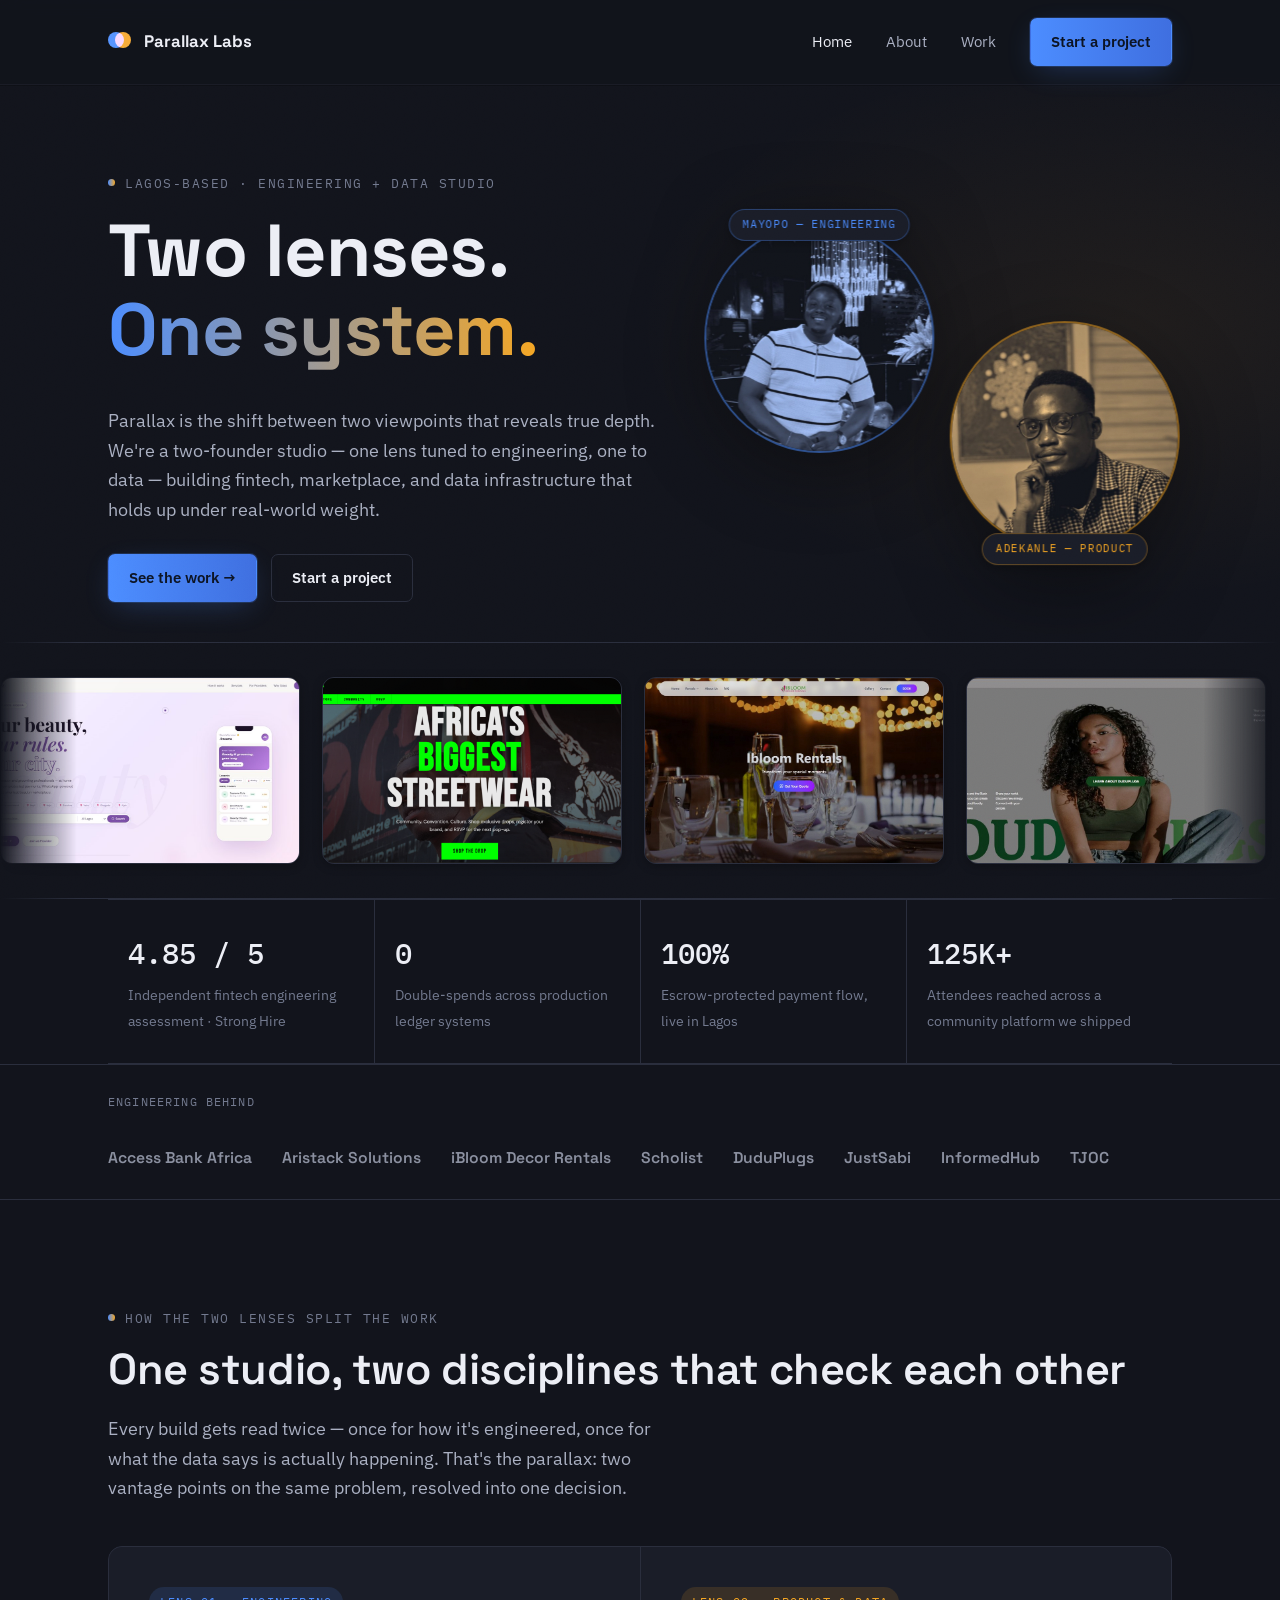
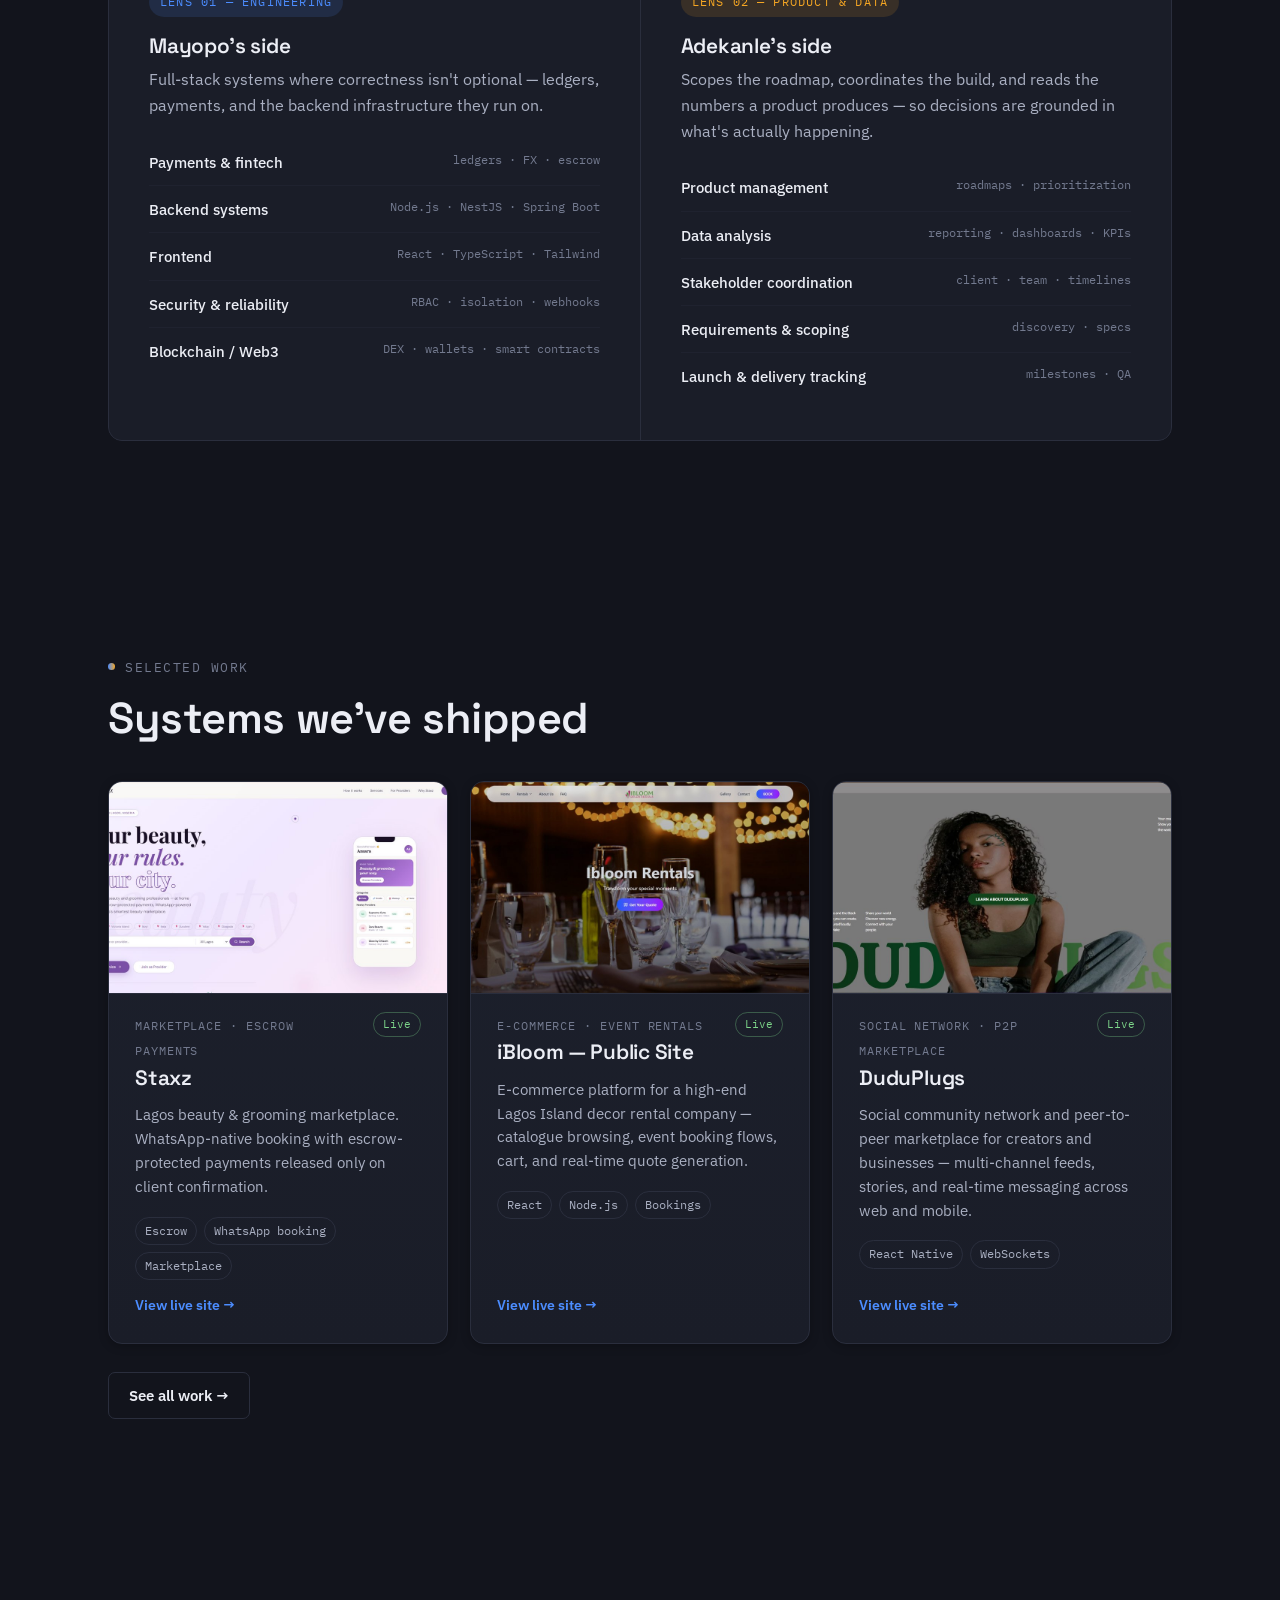
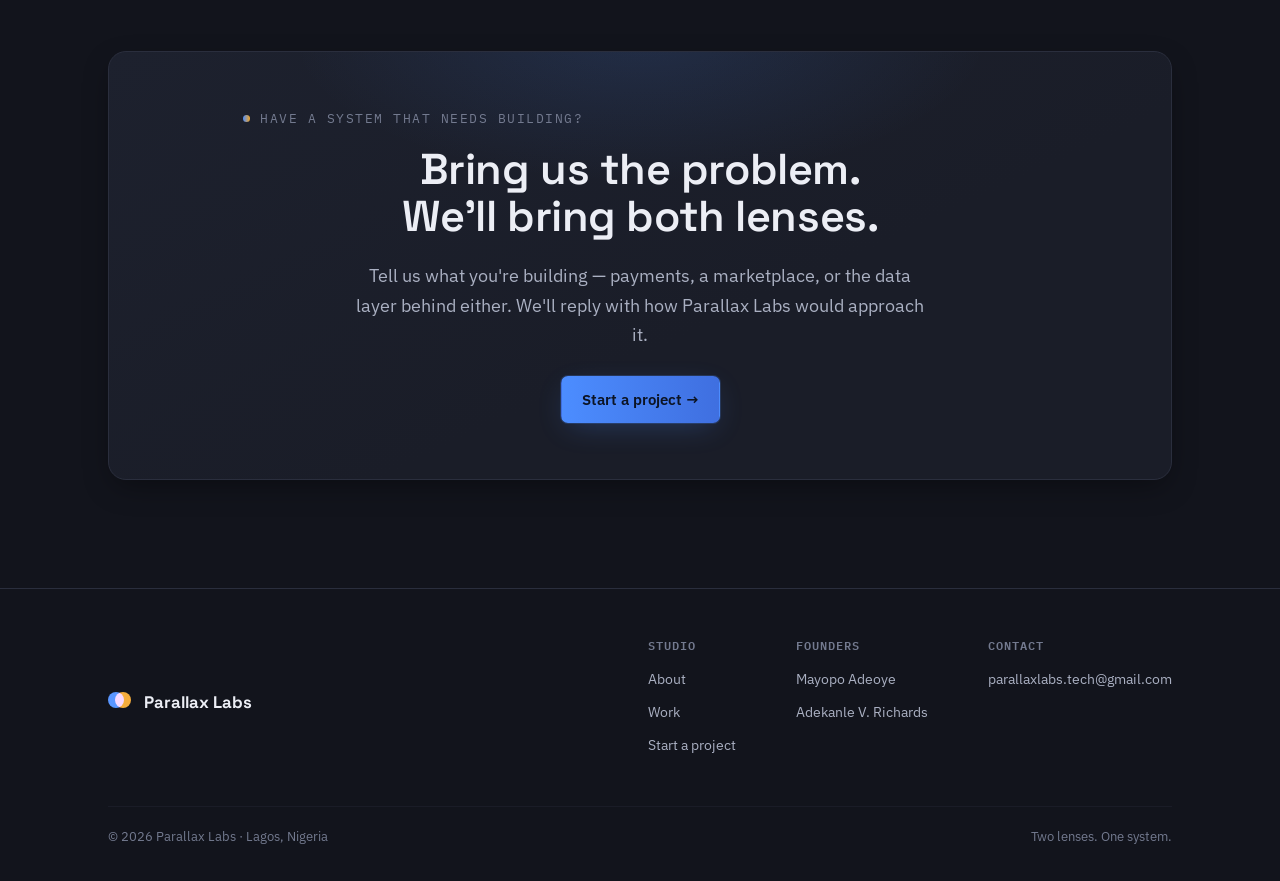
<file: index.html>
<!doctype html>
<html lang="en">
<head>
<meta charset="UTF-8">
<meta name="viewport" content="width=device-width, initial-scale=1.0">
<title>Parallax Labs — Fintech, Marketplace & Data Engineering Studio</title>
<meta name="description" content="A two-person studio building production-grade fintech, marketplace, and data infrastructure. Founded by Mayopo Adeoye (engineering) and Adekanle Victor Richards (data), based in Lagos.">
<meta property="og:title" content="Parallax Labs — Two lenses. One system.">
<meta property="og:description" content="A two-founder studio building fintech, marketplace, and data infrastructure. Engineering by Mayopo Adeoye, data & delivery by Adekanle Victor Richards.">
<meta property="og:type" content="website">
<meta property="og:image" content="assets/og-cover.png">
<meta property="og:image:width" content="1200">
<meta property="og:image:height" content="630">
<meta name="twitter:card" content="summary_large_image">
<meta name="theme-color" content="#12141c">
<link rel="icon" type="image/svg+xml" href="assets/favicon.svg">
<link rel="stylesheet" href="assets/style.css?v=2">
</head>
<body>

<header class="site">
  <nav class="nav">
    <a href="index.html" class="brand">
      <span class="brand-mark"><span></span><span></span></span>
      Parallax Labs
    </a>
    <button class="nav-toggle" aria-label="Toggle menu" aria-expanded="false">☰</button>
    <div class="nav-links">
      <a href="index.html" class="current">Home</a>
      <a href="about.html">About</a>
      <a href="projects.html">Work</a>
      <a href="contact.html" class="btn btn-primary">Start a project</a>
    </div>
  </nav>
</header>

<section class="hero">
  <div class="wrap">
    <div class="hero-grid">
      <div>
        <p class="eyebrow">Lagos-based · Engineering + Data studio</p>
        <h1>Two lenses.<br><em>One system.</em></h1>
        <p class="lede">Parallax is the shift between two viewpoints that reveals true depth. We're a two-founder studio — one lens tuned to engineering, one to data — building fintech, marketplace, and data infrastructure that holds up under real-world weight.</p>
        <div class="hero-ctas">
          <a href="projects.html" class="btn btn-primary">See the work →</a>
          <a href="contact.html" class="btn">Start a project</a>
        </div>
      </div>
      <div class="lens-stage" aria-hidden="true">
        <div class="lens lens-code">
          <img class="lens-photo" src="assets/team/mayopo-duo.jpg" alt="">
          <span class="lens-label">Mayopo — engineering</span>
        </div>
        <div class="lens lens-data">
          <img class="lens-photo" src="assets/team/adekanle-duo.jpg" alt="">
          <span class="lens-label">Adekanle — product</span>
        </div>
      </div>
    </div>
  </div>
</section>

<div class="marquee" aria-label="Websites we've shipped">
  <div class="marquee-track">
    <div class="marquee-item"><img src="assets/projects/staxz.jpg" alt="Staxz" loading="lazy"></div>
    <div class="marquee-item"><img src="assets/projects/streetsouk.png" alt="Street Souk" loading="lazy"></div>
    <div class="marquee-item"><img src="assets/projects/ibloom-public.jpg" alt="iBloom Rentals" loading="lazy"></div>
    <div class="marquee-item"><img src="assets/projects/duduplugs.jpg" alt="DuduPlugs" loading="lazy"></div>
    <div class="marquee-item"><img src="assets/projects/scholist.jpg" alt="Scholist" loading="lazy"></div>
    <div class="marquee-item"><img src="assets/projects/justsabi.jpg" alt="JustSabi" loading="lazy"></div>
    <div class="marquee-item"><img src="assets/projects/informedhub.jpg" alt="InformedHub" loading="lazy"></div>
    <div class="marquee-item"><img src="assets/projects/falcon-dashboard.jpg" alt="Falcon Treasury" loading="lazy"></div>
    <div class="marquee-item"><img src="assets/projects/relayswap.jpg" alt="Relayswap DEX" loading="lazy"></div>
    <div class="marquee-item"><img src="assets/projects/chronos.jpg" alt="Chronos" loading="lazy"></div>
    <!-- duplicate set for seamless infinite loop -->
    <div class="marquee-item"><img src="assets/projects/staxz.jpg" alt="" loading="lazy"></div>
    <div class="marquee-item"><img src="assets/projects/streetsouk.png" alt="" loading="lazy"></div>
    <div class="marquee-item"><img src="assets/projects/ibloom-public.jpg" alt="" loading="lazy"></div>
    <div class="marquee-item"><img src="assets/projects/duduplugs.jpg" alt="" loading="lazy"></div>
    <div class="marquee-item"><img src="assets/projects/scholist.jpg" alt="" loading="lazy"></div>
    <div class="marquee-item"><img src="assets/projects/justsabi.jpg" alt="" loading="lazy"></div>
    <div class="marquee-item"><img src="assets/projects/informedhub.jpg" alt="" loading="lazy"></div>
    <div class="marquee-item"><img src="assets/projects/falcon-dashboard.jpg" alt="" loading="lazy"></div>
    <div class="marquee-item"><img src="assets/projects/relayswap.jpg" alt="" loading="lazy"></div>
    <div class="marquee-item"><img src="assets/projects/chronos.jpg" alt="" loading="lazy"></div>
  </div>
</div>

<div class="wrap">
  <div class="stats">
    <div class="stat"><b>4.85 / 5</b><span>Independent fintech engineering assessment · Strong Hire</span></div>
    <div class="stat"><b>0</b><span>Double-spends across production ledger systems</span></div>
    <div class="stat"><b>100%</b><span>Escrow-protected payment flow, live in Lagos</span></div>
    <div class="stat"><b>125K+</b><span>Attendees reached across a community platform we shipped</span></div>
  </div>
</div>

<div class="trust-strip">
  <div class="wrap trust-row">
    <span class="trust-caption">Engineering behind</span>
    <div class="trust-marks">
      <span>Access Bank Africa</span>
      <span>Aristack Solutions</span>
      <span>iBloom Decor Rentals</span>
      <span>Scholist</span>
      <span>DuduPlugs</span>
      <span>JustSabi</span>
      <span>InformedHub</span>
      <span>TJOC</span>
    </div>
  </div>
</div>

<section class="reveal">
  <div class="wrap">
    <p class="eyebrow">How the two lenses split the work</p>
    <h2>One studio, two disciplines that check each other</h2>
    <p class="lede">Every build gets read twice — once for how it's engineered, once for what the data says is actually happening. That's the parallax: two vantage points on the same problem, resolved into one decision.</p>
    <div class="panels" style="margin-top:44px;">
      <div class="panel code">
        <span class="panel-tag">Lens 01 — Engineering</span>
        <h3>Mayopo's side</h3>
        <p>Full-stack systems where correctness isn't optional — ledgers, payments, and the backend infrastructure they run on.</p>
        <ul>
          <li><b>Payments & fintech</b><span>ledgers · FX · escrow</span></li>
          <li><b>Backend systems</b><span>Node.js · NestJS · Spring Boot</span></li>
          <li><b>Frontend</b><span>React · TypeScript · Tailwind</span></li>
          <li><b>Security & reliability</b><span>RBAC · isolation · webhooks</span></li>
          <li><b>Blockchain / Web3</b><span>DEX · wallets · smart contracts</span></li>
        </ul>
      </div>
      <div class="panel data">
        <span class="panel-tag">Lens 02 — Product & Data</span>
        <h3>Adekanle's side</h3>
        <p>Scopes the roadmap, coordinates the build, and reads the numbers a product produces — so decisions are grounded in what's actually happening.</p>
        <ul>
          <li><b>Product management</b><span>roadmaps · prioritization</span></li>
          <li><b>Data analysis</b><span>reporting · dashboards · KPIs</span></li>
          <li><b>Stakeholder coordination</b><span>client · team · timelines</span></li>
          <li><b>Requirements & scoping</b><span>discovery · specs</span></li>
          <li><b>Launch & delivery tracking</b><span>milestones · QA</span></li>
        </ul>
      </div>
    </div>
  </div>
</section>

<section class="reveal">
  <div class="wrap">
    <p class="eyebrow">Selected work</p>
    <h2>Systems we've shipped</h2>
    <div class="grid-3" style="margin-top:40px;">

      <a href="https://starkel.netlify.app/" target="_blank" rel="noopener" class="card">
        <div class="card-media"><img src="assets/projects/staxz.jpg" alt="Staxz app screenshot" loading="lazy"></div>
        <div class="card-top">
          <div><span class="card-kicker">Marketplace · Escrow payments</span><h3>Staxz</h3></div>
          <span class="badge-live">Live</span>
        </div>
        <p>Lagos beauty & grooming marketplace. WhatsApp-native booking with escrow-protected payments released only on client confirmation.</p>
        <div class="tags"><span class="tag">Escrow</span><span class="tag">WhatsApp booking</span><span class="tag">Marketplace</span></div>
        <span class="card-link">View live site →</span>
      </a>

      <a href="https://ibloomrentals.com" target="_blank" rel="noopener" class="card">
        <div class="card-media"><img src="assets/projects/ibloom-public.jpg" alt="iBloom Rentals screenshot" loading="lazy"></div>
        <div class="card-top">
          <div><span class="card-kicker">E-commerce · Event rentals</span><h3>iBloom — Public Site</h3></div>
          <span class="badge-live">Live</span>
        </div>
        <p>E-commerce platform for a high-end Lagos Island decor rental company — catalogue browsing, event booking flows, cart, and real-time quote generation.</p>
        <div class="tags"><span class="tag">React</span><span class="tag">Node.js</span><span class="tag">Bookings</span></div>
        <span class="card-link">View live site →</span>
      </a>

      <a href="https://www.duduplugs.com/" target="_blank" rel="noopener" class="card">
        <div class="card-media"><img src="assets/projects/duduplugs.jpg" alt="DuduPlugs screenshot" loading="lazy"></div>
        <div class="card-top">
          <div><span class="card-kicker">Social network · P2P marketplace</span><h3>DuduPlugs</h3></div>
          <span class="badge-live">Live</span>
        </div>
        <p>Social community network and peer-to-peer marketplace for creators and businesses — multi-channel feeds, stories, and real-time messaging across web and mobile.</p>
        <div class="tags"><span class="tag">React Native</span><span class="tag">WebSockets</span></div>
        <span class="card-link">View live site →</span>
      </a>

    </div>
    <p style="margin-top:28px;"><a href="projects.html" class="btn">See all work →</a></p>
  </div>
</section>

<section class="reveal">
  <div class="wrap">
    <div class="cta-band">
      <p class="eyebrow" style="justify-content:center;">Have a system that needs building?</p>
      <h2>Bring us the problem.<br>We'll bring both lenses.</h2>
      <p class="lede" style="margin: 0 auto 26px;">Tell us what you're building — payments, a marketplace, or the data layer behind either. We'll reply with how Parallax Labs would approach it.</p>
      <a href="contact.html" class="btn btn-primary">Start a project →</a>
    </div>
  </div>
</section>

<footer class="site">
  <div class="wrap">
    <div class="footer-grid">
      <a href="index.html" class="brand"><span class="brand-mark"><span></span><span></span></span>Parallax Labs</a>
      <div class="footer-cols">
        <div class="footer-col">
          <h4>Studio</h4>
          <a href="about.html">About</a>
          <a href="projects.html">Work</a>
          <a href="contact.html">Start a project</a>
        </div>
        <div class="footer-col">
          <h4>Founders</h4>
          <a href="https://www.linkedin.com/in/mayopo-adeoye" target="_blank" rel="noopener">Mayopo Adeoye</a>
          <a href="https://www.linkedin.com/in/adekanle/" target="_blank" rel="noopener">Adekanle V. Richards</a>
        </div>
        <div class="footer-col">
          <h4>Contact</h4>
          <a href="mailto:parallaxlabs.tech@gmail.com">parallaxlabs.tech@gmail.com</a>
        </div>
      </div>
    </div>
    <div class="footer-bottom">
      <span>© 2026 Parallax Labs · Lagos, Nigeria</span>
      <span>Two lenses. One system.</span>
    </div>
  </div>
</footer>

<script src="assets/main.js?v=2"></script>
</body>
</html>
</file>
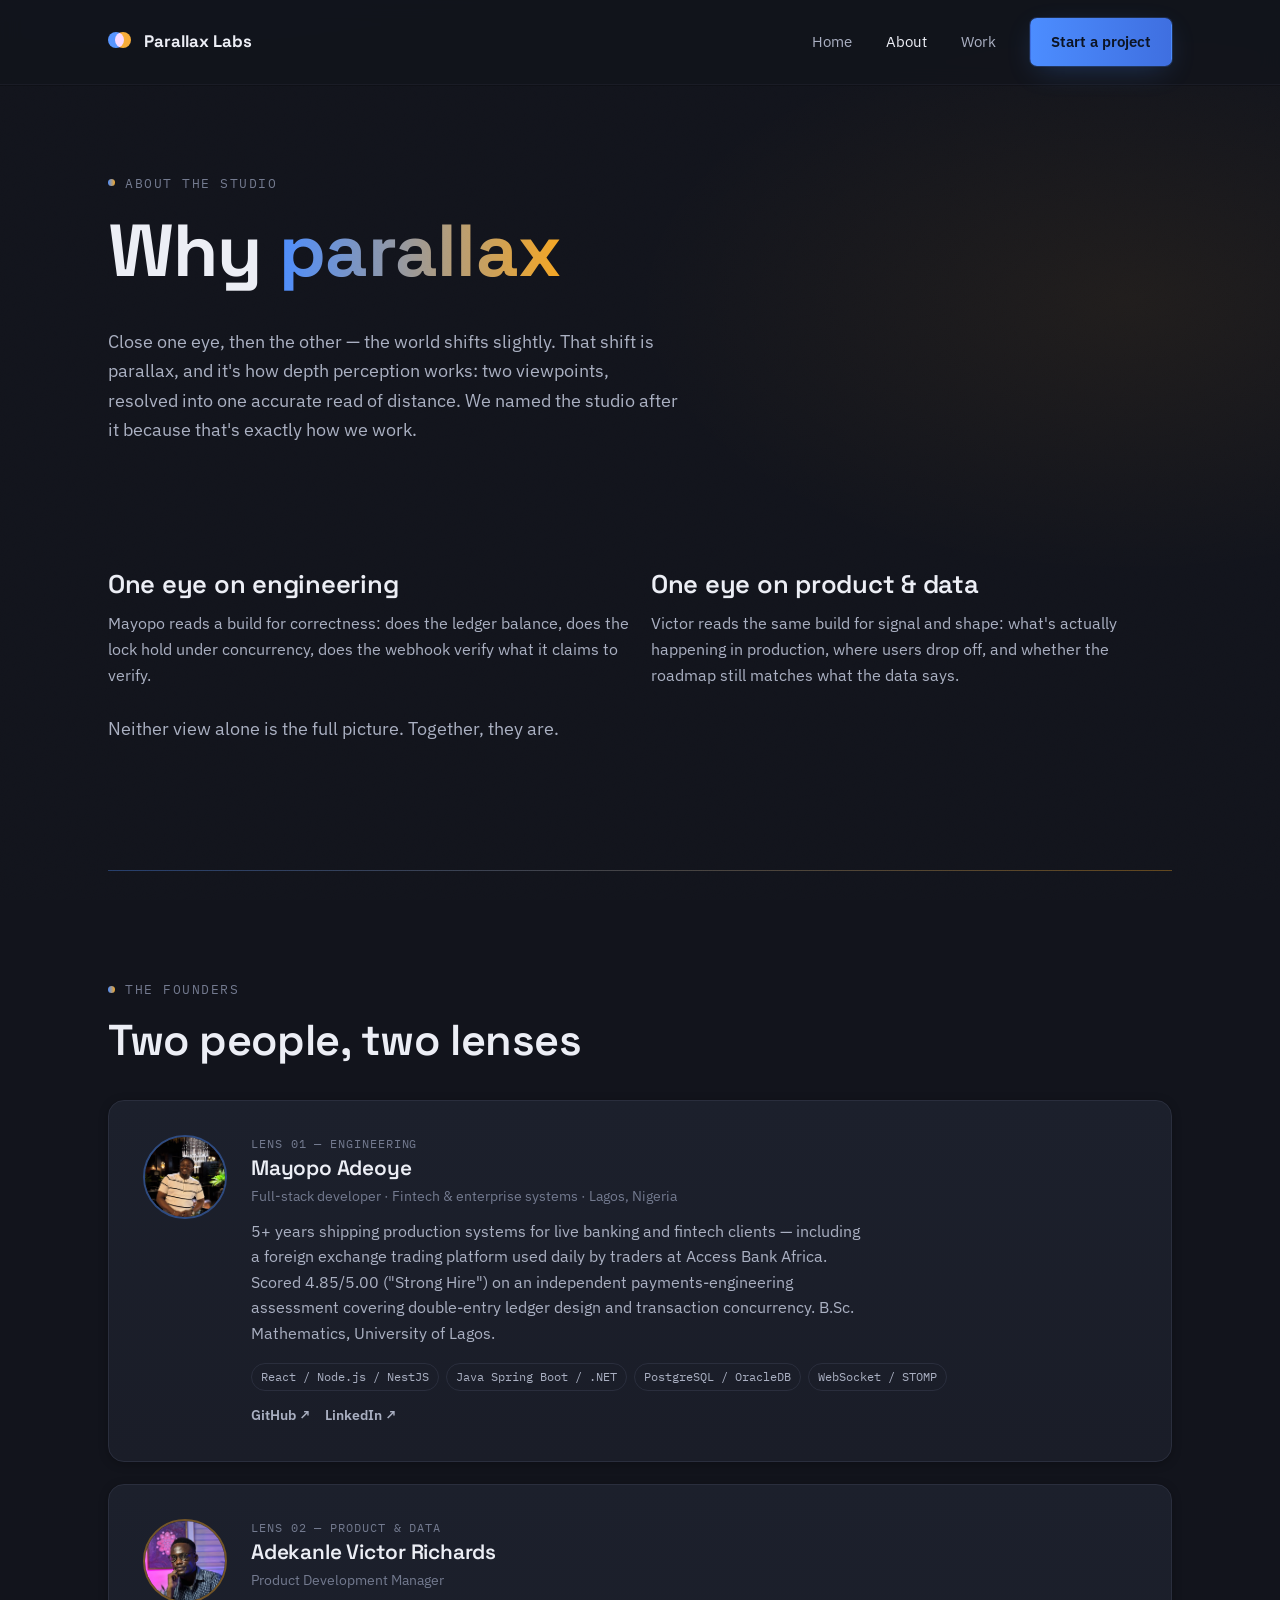
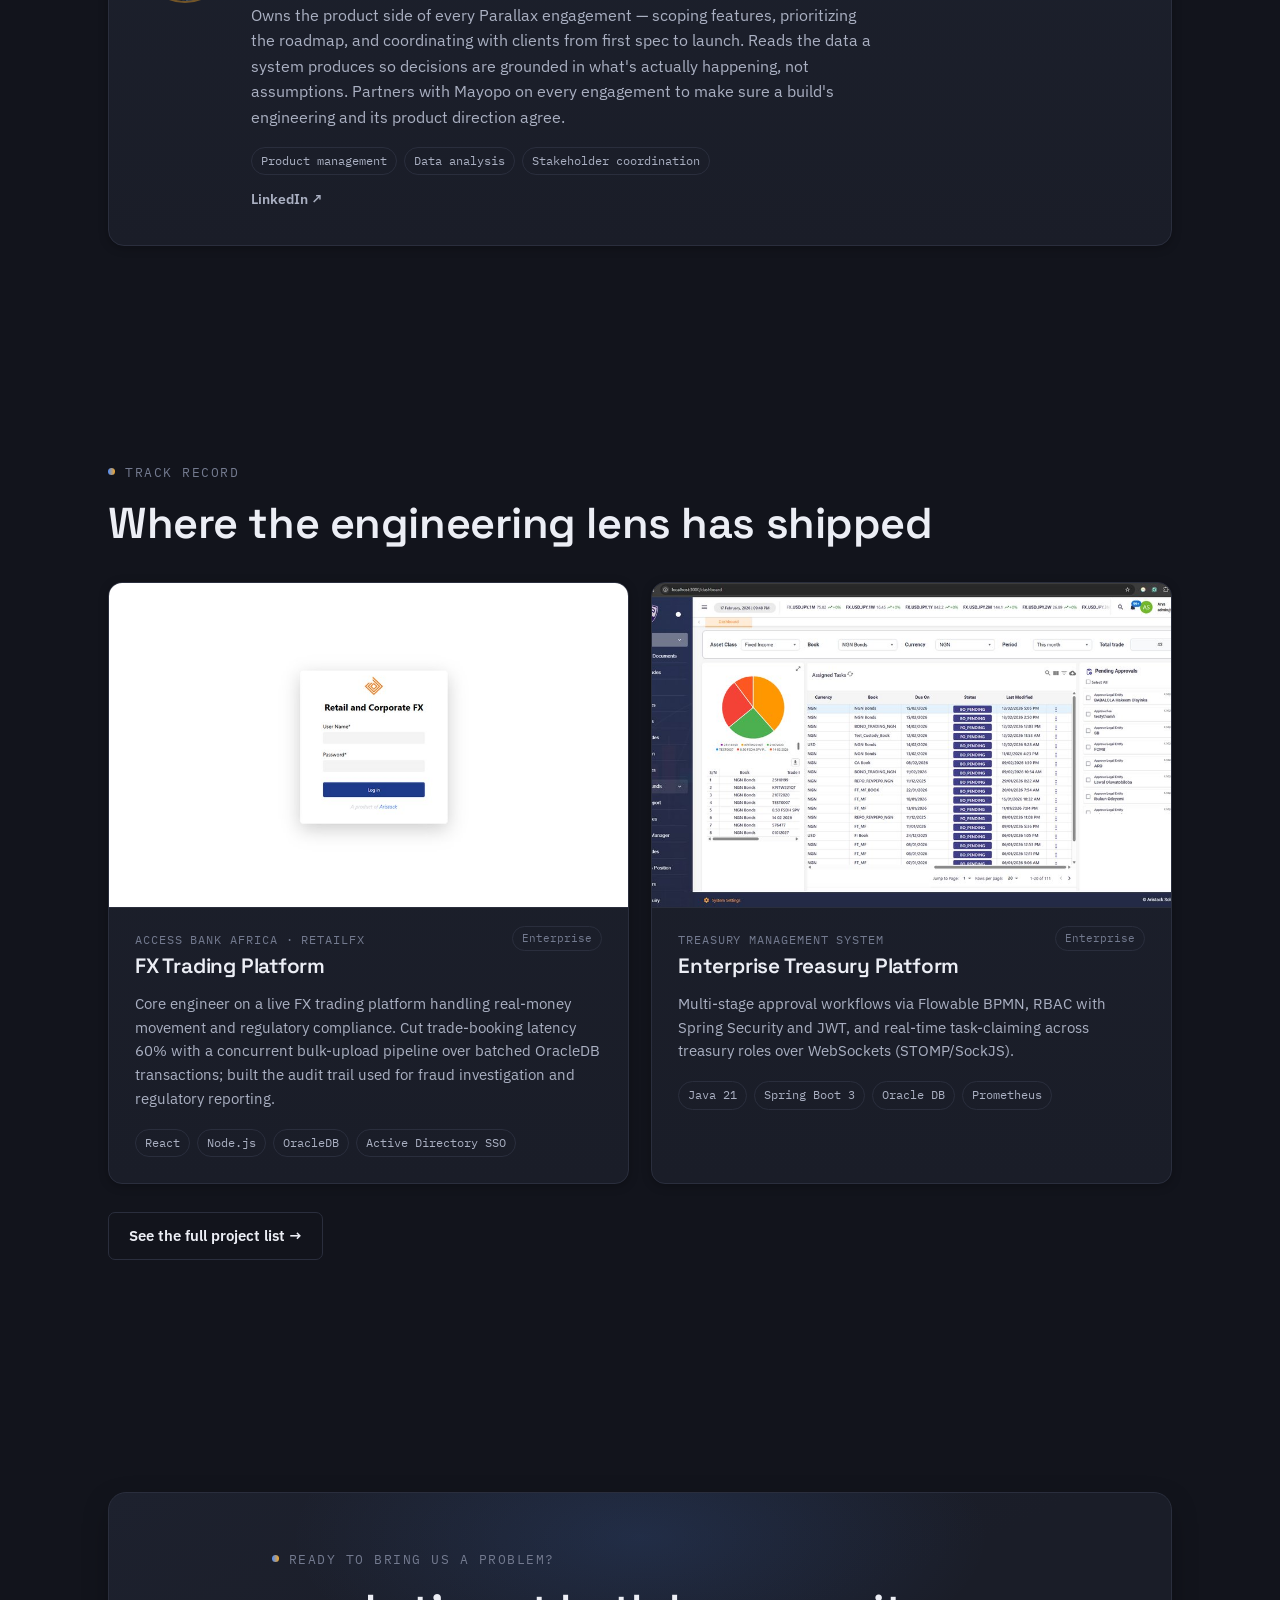
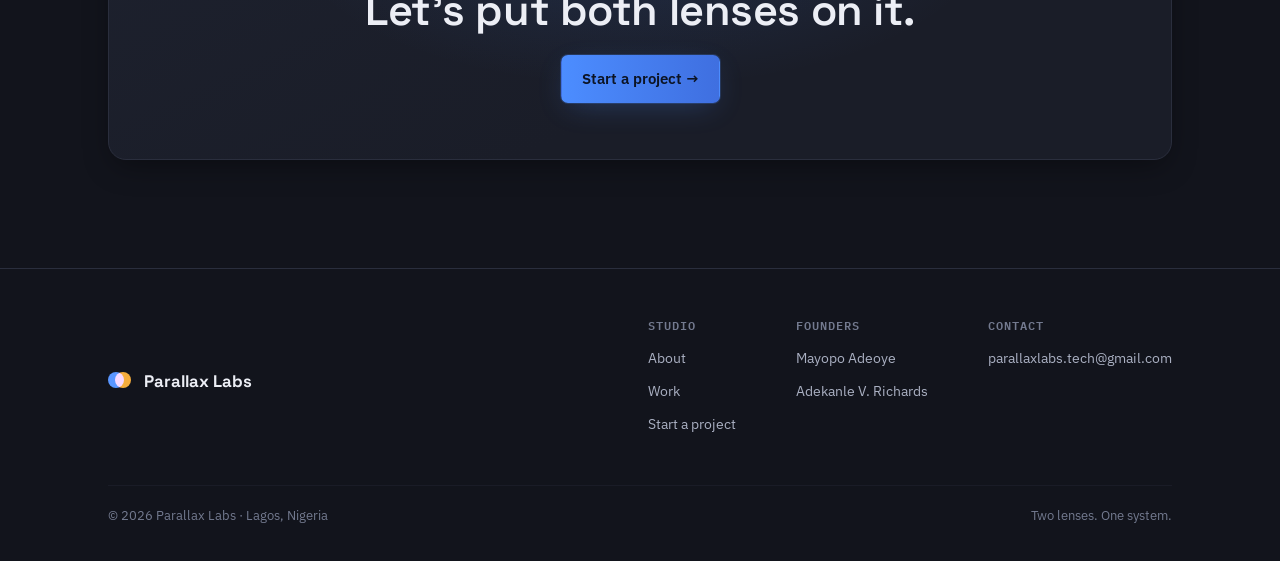
<file: about.html>
<!doctype html>
<html lang="en">
<head>
<meta charset="UTF-8">
<meta name="viewport" content="width=device-width, initial-scale=1.0">
<title>About — Parallax Labs</title>
<meta name="description" content="Parallax Labs is a two-founder studio: Mayopo Adeoye on engineering, Adekanle Victor Richards on data.">
<meta property="og:title" content="About — Parallax Labs">
<meta property="og:description" content="Meet the founders behind Parallax Labs — engineering by Mayopo Adeoye, data & delivery by Adekanle Victor Richards.">
<meta property="og:type" content="website">
<meta property="og:image" content="assets/og-cover.png">
<meta property="og:image:width" content="1200">
<meta property="og:image:height" content="630">
<meta name="twitter:card" content="summary_large_image">
<meta name="theme-color" content="#12141c">
<link rel="icon" type="image/svg+xml" href="assets/favicon.svg">
<link rel="stylesheet" href="assets/style.css">
</head>
<body>

<header class="site">
  <nav class="nav">
    <a href="index.html" class="brand">
      <span class="brand-mark"><span></span><span></span></span>
      Parallax Labs
    </a>
    <button class="nav-toggle" aria-label="Toggle menu" aria-expanded="false">☰</button>
    <div class="nav-links">
      <a href="index.html">Home</a>
      <a href="about.html" class="current">About</a>
      <a href="projects.html">Work</a>
      <a href="contact.html" class="btn btn-primary">Start a project</a>
    </div>
  </nav>
</header>

<section class="hero" style="padding-bottom:0;">
  <div class="wrap">
    <p class="eyebrow">About the studio</p>
    <h1>Why <em>parallax</em></h1>
    <p class="lede">Close one eye, then the other — the world shifts slightly. That shift is parallax, and it's how depth perception works: two viewpoints, resolved into one accurate read of distance. We named the studio after it because that's exactly how we work.</p>
  </div>
</section>

<section class="reveal">
  <div class="wrap">
    <div class="grid-2">
      <div>
        <h2 style="font-size:1.6rem;">One eye on engineering</h2>
        <p>Mayopo reads a build for correctness: does the ledger balance, does the lock hold under concurrency, does the webhook verify what it claims to verify.</p>
      </div>
      <div>
        <h2 style="font-size:1.6rem;">One eye on product & data</h2>
        <p>Victor reads the same build for signal and shape: what's actually happening in production, where users drop off, and whether the roadmap still matches what the data says.</p>
      </div>
    </div>
    <p class="lede" style="margin-top:10px;">Neither view alone is the full picture. Together, they are.</p>
  </div>
</section>

<div class="wrap"><div class="thread"></div></div>

<section class="reveal">
  <div class="wrap">
    <p class="eyebrow">The founders</p>
    <h2>Two people, two lenses</h2>

    <div style="display:flex; flex-direction:column; gap:22px; margin-top:36px;">

      <div class="team-card">
        <img class="avatar" src="assets/team/mayopo.jpg" alt="Mayopo Adeoye" style="width:84px;height:84px;border-color:#4c8dff66;">
        <div>
          <p class="card-kicker" style="margin-bottom:4px;">Lens 01 — Engineering</p>
          <h3 style="margin-bottom:4px;">Mayopo Adeoye</h3>
          <p style="font-size:.9rem; color:var(--text-3); margin-bottom:12px;">Full-stack developer · Fintech & enterprise systems · Lagos, Nigeria</p>
          <p>5+ years shipping production systems for live banking and fintech clients — including a foreign exchange trading platform used daily by traders at Access Bank Africa. Scored 4.85/5.00 ("Strong Hire") on an independent payments-engineering assessment covering double-entry ledger design and transaction concurrency. B.Sc. Mathematics, University of Lagos.</p>
          <div class="tags">
            <span class="tag">React / Node.js / NestJS</span>
            <span class="tag">Java Spring Boot / .NET</span>
            <span class="tag">PostgreSQL / OracleDB</span>
            <span class="tag">WebSocket / STOMP</span>
          </div>
          <div class="team-links">
            <a href="https://github.com/MAKE-star" target="_blank" rel="noopener">GitHub ↗</a>
            <a href="https://www.linkedin.com/in/mayopo-adeoye" target="_blank" rel="noopener">LinkedIn ↗</a>
          </div>
        </div>
      </div>

      <div class="team-card">
        <img class="avatar" src="assets/team/adekanle.jpg" alt="Adekanle Victor Richards" style="width:84px;height:84px;border-color:#f5a62366;">
        <div>
          <p class="card-kicker" style="margin-bottom:4px;">Lens 02 — Product & Data</p>
          <h3 style="margin-bottom:4px;">Adekanle Victor Richards</h3>
          <p style="font-size:.9rem; color:var(--text-3); margin-bottom:12px;">Product Development Manager</p>
          <p>Owns the product side of every Parallax engagement — scoping features, prioritizing the roadmap, and coordinating with clients from first spec to launch. Reads the data a system produces so decisions are grounded in what's actually happening, not assumptions. Partners with Mayopo on every engagement to make sure a build's engineering and its product direction agree.</p>
          <div class="tags">
            <span class="tag">Product management</span>
            <span class="tag">Data analysis</span>
            <span class="tag">Stakeholder coordination</span>
          </div>
          <div class="team-links">
            <a href="https://www.linkedin.com/in/adekanle/" target="_blank" rel="noopener">LinkedIn ↗</a>
          </div>
        </div>
      </div>

    </div>
  </div>
</section>

<section class="reveal">
  <div class="wrap">
    <p class="eyebrow">Track record</p>
    <h2>Where the engineering lens has shipped</h2>
    <div class="grid-2" style="margin-top:36px;">
      <div class="card" style="cursor:default;">
        <div class="card-media"><img src="assets/projects/retailfx-login.jpg" alt="Retail and Corporate FX login screen" loading="lazy"></div>
        <div class="card-top">
          <div><span class="card-kicker">Access Bank Africa · RetailFX</span><h3>FX Trading Platform</h3></div>
          <span class="badge-enterprise">Enterprise</span>
        </div>
        <p>Core engineer on a live FX trading platform handling real-money movement and regulatory compliance. Cut trade-booking latency 60% with a concurrent bulk-upload pipeline over batched OracleDB transactions; built the audit trail used for fraud investigation and regulatory reporting.</p>
        <div class="tags"><span class="tag">React</span><span class="tag">Node.js</span><span class="tag">OracleDB</span><span class="tag">Active Directory SSO</span></div>
      </div>
      <div class="card" style="cursor:default;">
        <div class="card-media"><img src="assets/projects/falcon-dashboard.jpg" alt="Falcon Treasury dashboard screenshot" loading="lazy"></div>
        <div class="card-top">
          <div><span class="card-kicker">Treasury Management System</span><h3>Enterprise Treasury Platform</h3></div>
          <span class="badge-enterprise">Enterprise</span>
        </div>
        <p>Multi-stage approval workflows via Flowable BPMN, RBAC with Spring Security and JWT, and real-time task-claiming across treasury roles over WebSockets (STOMP/SockJS).</p>
        <div class="tags"><span class="tag">Java 21</span><span class="tag">Spring Boot 3</span><span class="tag">Oracle DB</span><span class="tag">Prometheus</span></div>
      </div>
    </div>
    <p style="margin-top:28px;"><a href="projects.html" class="btn">See the full project list →</a></p>
  </div>
</section>

<section class="reveal">
  <div class="wrap">
    <div class="cta-band">
      <p class="eyebrow" style="justify-content:center;">Ready to bring us a problem?</p>
      <h2>Let's put both lenses on it.</h2>
      <a href="contact.html" class="btn btn-primary">Start a project →</a>
    </div>
  </div>
</section>

<footer class="site">
  <div class="wrap">
    <div class="footer-grid">
      <a href="index.html" class="brand"><span class="brand-mark"><span></span><span></span></span>Parallax Labs</a>
      <div class="footer-cols">
        <div class="footer-col">
          <h4>Studio</h4>
          <a href="about.html">About</a>
          <a href="projects.html">Work</a>
          <a href="contact.html">Start a project</a>
        </div>
        <div class="footer-col">
          <h4>Founders</h4>
          <a href="https://www.linkedin.com/in/mayopo-adeoye" target="_blank" rel="noopener">Mayopo Adeoye</a>
          <a href="https://www.linkedin.com/in/adekanle/" target="_blank" rel="noopener">Adekanle V. Richards</a>
        </div>
        <div class="footer-col">
          <h4>Contact</h4>
          <a href="mailto:parallaxlabs.tech@gmail.com">parallaxlabs.tech@gmail.com</a>
        </div>
      </div>
    </div>
    <div class="footer-bottom">
      <span>© 2026 Parallax Labs · Lagos, Nigeria</span>
      <span>Two lenses. One system.</span>
    </div>
  </div>
</footer>

<script src="assets/main.js"></script>
</body>
</html>
</file>
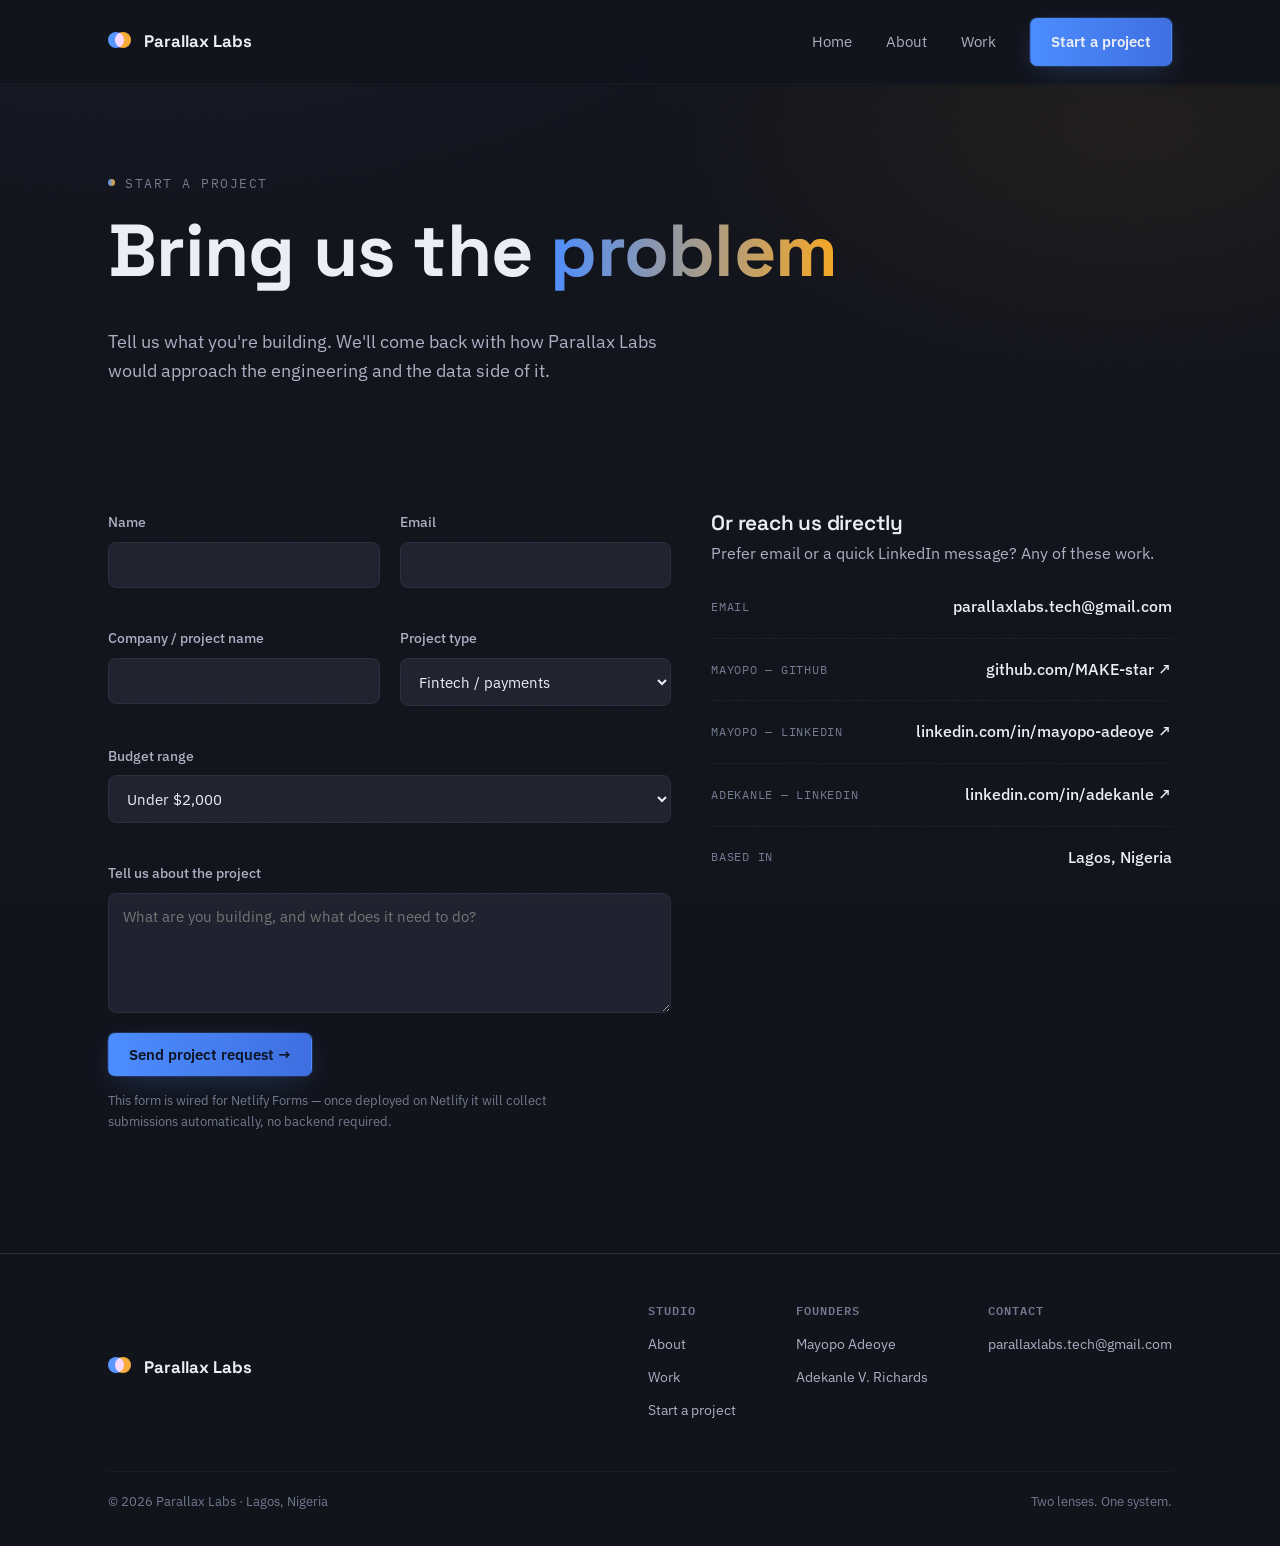
<file: contact.html>
<!doctype html>
<html lang="en">
<head>
<meta charset="UTF-8">
<meta name="viewport" content="width=device-width, initial-scale=1.0">
<title>Start a Project — Parallax Labs</title>
<meta name="description" content="Request a project from Parallax Labs — fintech, marketplace, and data engineering.">
<meta property="og:title" content="Start a Project — Parallax Labs">
<meta property="og:description" content="Tell Parallax Labs what you're building — fintech, marketplace, or data infrastructure.">
<meta property="og:type" content="website">
<meta property="og:image" content="assets/og-cover.png">
<meta property="og:image:width" content="1200">
<meta property="og:image:height" content="630">
<meta name="twitter:card" content="summary_large_image">
<meta name="theme-color" content="#12141c">
<link rel="icon" type="image/svg+xml" href="assets/favicon.svg">
<link rel="stylesheet" href="assets/style.css?v=2">
</head>
<body>

<header class="site">
  <nav class="nav">
    <a href="index.html" class="brand">
      <span class="brand-mark"><span></span><span></span></span>
      Parallax Labs
    </a>
    <button class="nav-toggle" aria-label="Toggle menu" aria-expanded="false">☰</button>
    <div class="nav-links">
      <a href="index.html">Home</a>
      <a href="about.html">About</a>
      <a href="projects.html">Work</a>
      <a href="contact.html" class="btn btn-primary current">Start a project</a>
    </div>
  </nav>
</header>

<section class="hero" style="padding-bottom:0;">
  <div class="wrap">
    <p class="eyebrow">Start a project</p>
    <h1>Bring us the <em>problem</em></h1>
    <p class="lede">Tell us what you're building. We'll come back with how Parallax Labs would approach the engineering and the data side of it.</p>
  </div>
</section>

<section class="reveal">
  <div class="wrap">
    <div class="hero-grid" style="align-items:flex-start;">

      <div>
        <form id="project-form" name="project-request" method="POST" data-netlify="true" netlify-honeypot="bot-field">
          <input type="hidden" name="form-name" value="project-request">
          <p style="display:none;"><label>Don't fill this out: <input name="bot-field"></label></p>

          <div class="form-grid">
            <div class="field">
              <label for="name">Name</label>
              <input type="text" id="name" name="name" required>
            </div>
            <div class="field">
              <label for="email">Email</label>
              <input type="email" id="email" name="email" required>
            </div>
            <div class="field">
              <label for="company">Company / project name</label>
              <input type="text" id="company" name="company">
            </div>
            <div class="field">
              <label for="type">Project type</label>
              <select id="type" name="type">
                <option>Fintech / payments</option>
                <option>Marketplace / platform</option>
                <option>Data & analytics</option>
                <option>Web3 / blockchain</option>
                <option>Something else</option>
              </select>
            </div>
            <div class="field full">
              <label for="budget">Budget range</label>
              <select id="budget" name="budget">
                <option>Under $2,000</option>
                <option>$2,000 – $5,000</option>
                <option>$5,000 – $15,000</option>
                <option>$15,000+</option>
                <option>Not sure yet</option>
              </select>
            </div>
            <div class="field full">
              <label for="message">Tell us about the project</label>
              <textarea id="message" name="message" required placeholder="What are you building, and what does it need to do?"></textarea>
            </div>
          </div>

          <button type="submit" class="btn btn-primary">Send project request →</button>
          <p class="form-note">This form is wired for Netlify Forms — once deployed on Netlify it will collect submissions automatically, no backend required.</p>
        </form>
      </div>

      <div>
        <h3 style="margin-bottom:6px;">Or reach us directly</h3>
        <p style="margin-bottom:0;">Prefer email or a quick LinkedIn message? Any of these work.</p>
        <div class="contact-list">
          <div class="contact-row">
            <span class="label">Email</span>
            <a href="mailto:parallaxlabs.tech@gmail.com">parallaxlabs.tech@gmail.com</a>
          </div>
          <div class="contact-row">
            <span class="label">Mayopo — GitHub</span>
            <a href="https://github.com/MAKE-star" target="_blank" rel="noopener">github.com/MAKE-star ↗</a>
          </div>
          <div class="contact-row">
            <span class="label">Mayopo — LinkedIn</span>
            <a href="https://www.linkedin.com/in/mayopo-adeoye" target="_blank" rel="noopener">linkedin.com/in/mayopo-adeoye ↗</a>
          </div>
          <div class="contact-row">
            <span class="label">Adekanle — LinkedIn</span>
            <a href="https://www.linkedin.com/in/adekanle/" target="_blank" rel="noopener">linkedin.com/in/adekanle ↗</a>
          </div>
          <div class="contact-row">
            <span class="label">Based in</span>
            <p>Lagos, Nigeria</p>
          </div>
        </div>
      </div>

    </div>
  </div>
</section>

<footer class="site">
  <div class="wrap">
    <div class="footer-grid">
      <a href="index.html" class="brand"><span class="brand-mark"><span></span><span></span></span>Parallax Labs</a>
      <div class="footer-cols">
        <div class="footer-col">
          <h4>Studio</h4>
          <a href="about.html">About</a>
          <a href="projects.html">Work</a>
          <a href="contact.html">Start a project</a>
        </div>
        <div class="footer-col">
          <h4>Founders</h4>
          <a href="https://www.linkedin.com/in/mayopo-adeoye" target="_blank" rel="noopener">Mayopo Adeoye</a>
          <a href="https://www.linkedin.com/in/adekanle/" target="_blank" rel="noopener">Adekanle V. Richards</a>
        </div>
        <div class="footer-col">
          <h4>Contact</h4>
          <a href="mailto:parallaxlabs.tech@gmail.com">parallaxlabs.tech@gmail.com</a>
        </div>
      </div>
    </div>
    <div class="footer-bottom">
      <span>© 2026 Parallax Labs · Lagos, Nigeria</span>
      <span>Two lenses. One system.</span>
    </div>
  </div>
</footer>

<div class="request-modal-overlay" id="request-modal" aria-hidden="true">
  <div class="request-modal" role="dialog" aria-modal="true" aria-live="polite" aria-label="Project request status">

    <div class="modal-state" data-state="loading">
      <div class="modal-spinner"><span></span><span></span><span></span></div>
      <p class="modal-title">Sending your request…</p>
      <p class="modal-sub">Hang tight, this only takes a second.</p>
    </div>

    <div class="modal-state" data-state="success" hidden>
      <div class="modal-check">
        <svg viewBox="0 0 52 52">
          <circle class="modal-check-circle" cx="26" cy="26" r="24" fill="none"/>
          <path class="modal-check-mark" fill="none" d="M14 27l7 7 16-16"/>
        </svg>
      </div>
      <p class="modal-title">Request received</p>
      <p class="modal-sub">We'll reply within 1–2 business days.</p>
      <button type="button" class="btn btn-primary modal-close">Done</button>
    </div>

    <div class="modal-state" data-state="error" hidden>
      <p class="modal-title">Something didn't send</p>
      <p class="modal-sub">Please email <a href="mailto:parallaxlabs.tech@gmail.com">parallaxlabs.tech@gmail.com</a> directly.</p>
      <button type="button" class="btn modal-close">Close</button>
    </div>

  </div>
</div>

<script src="assets/main.js?v=2"></script>
</body>
</html>
</file>
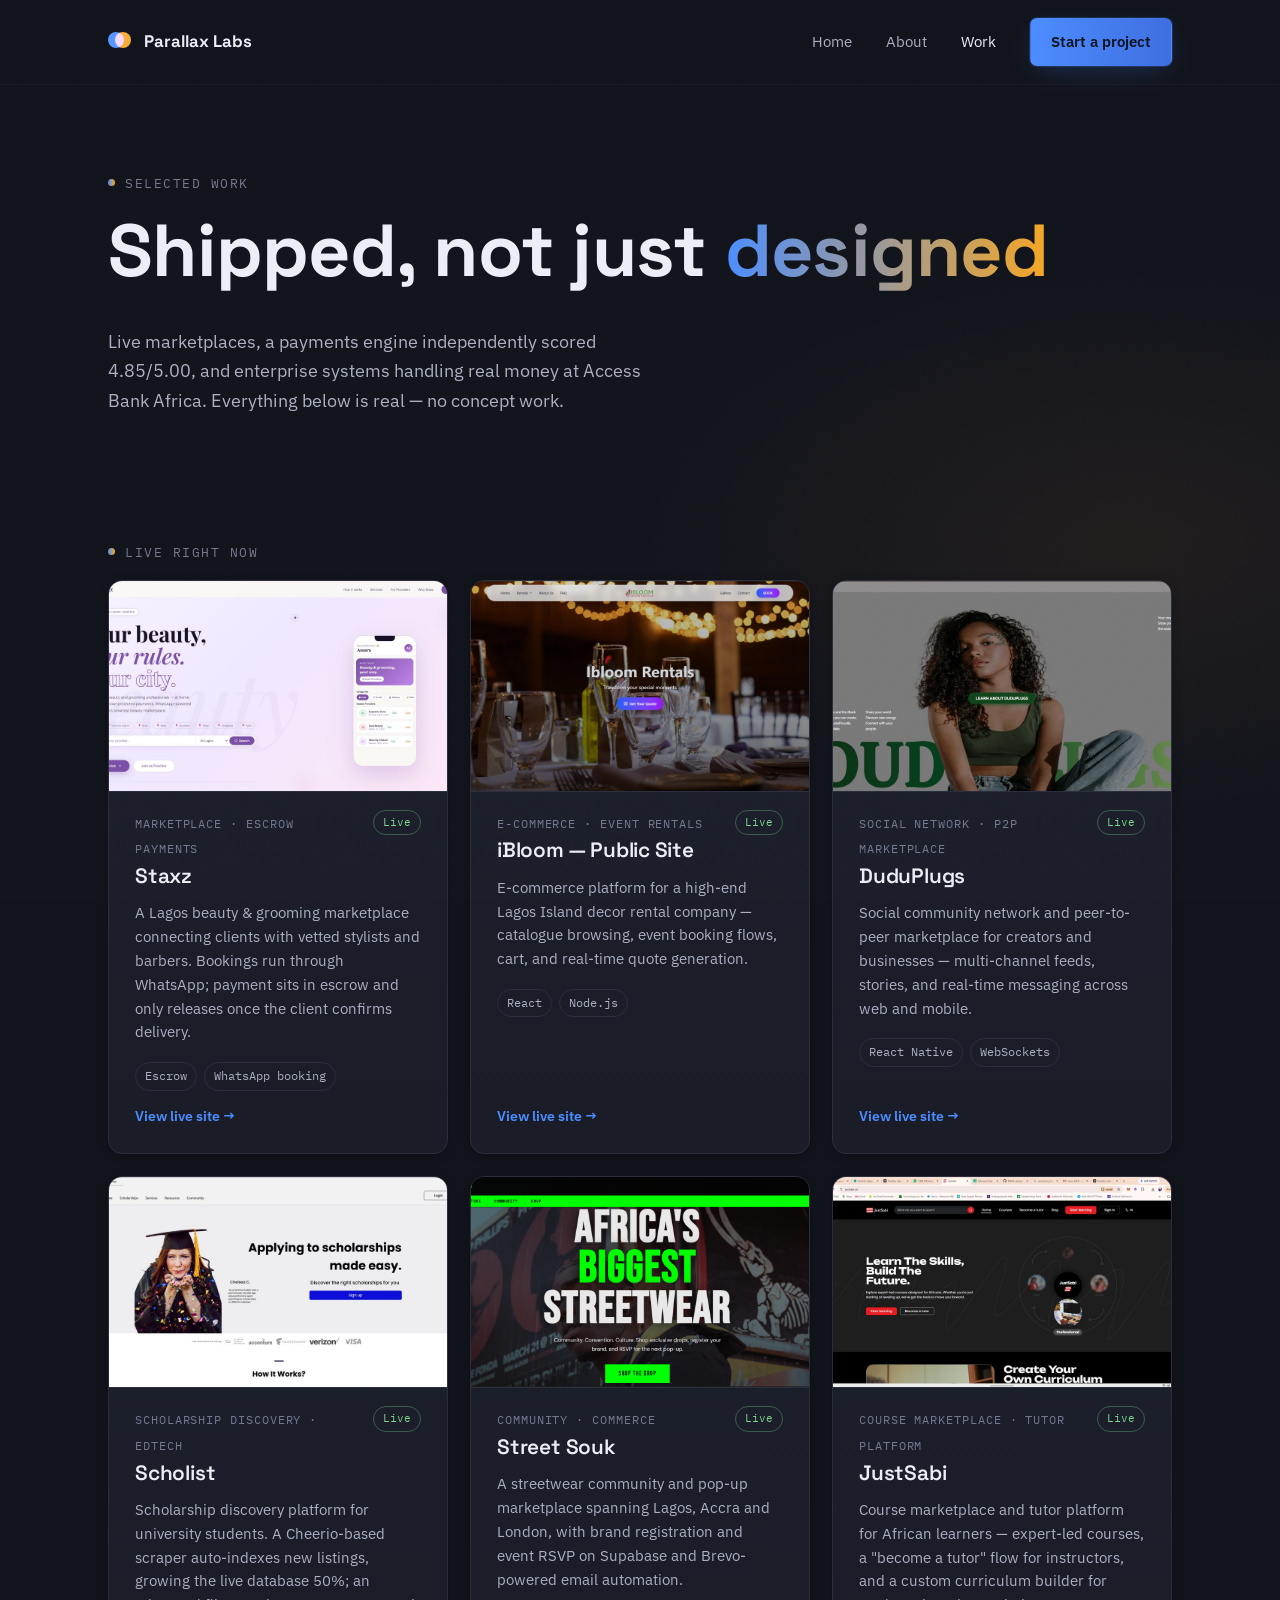
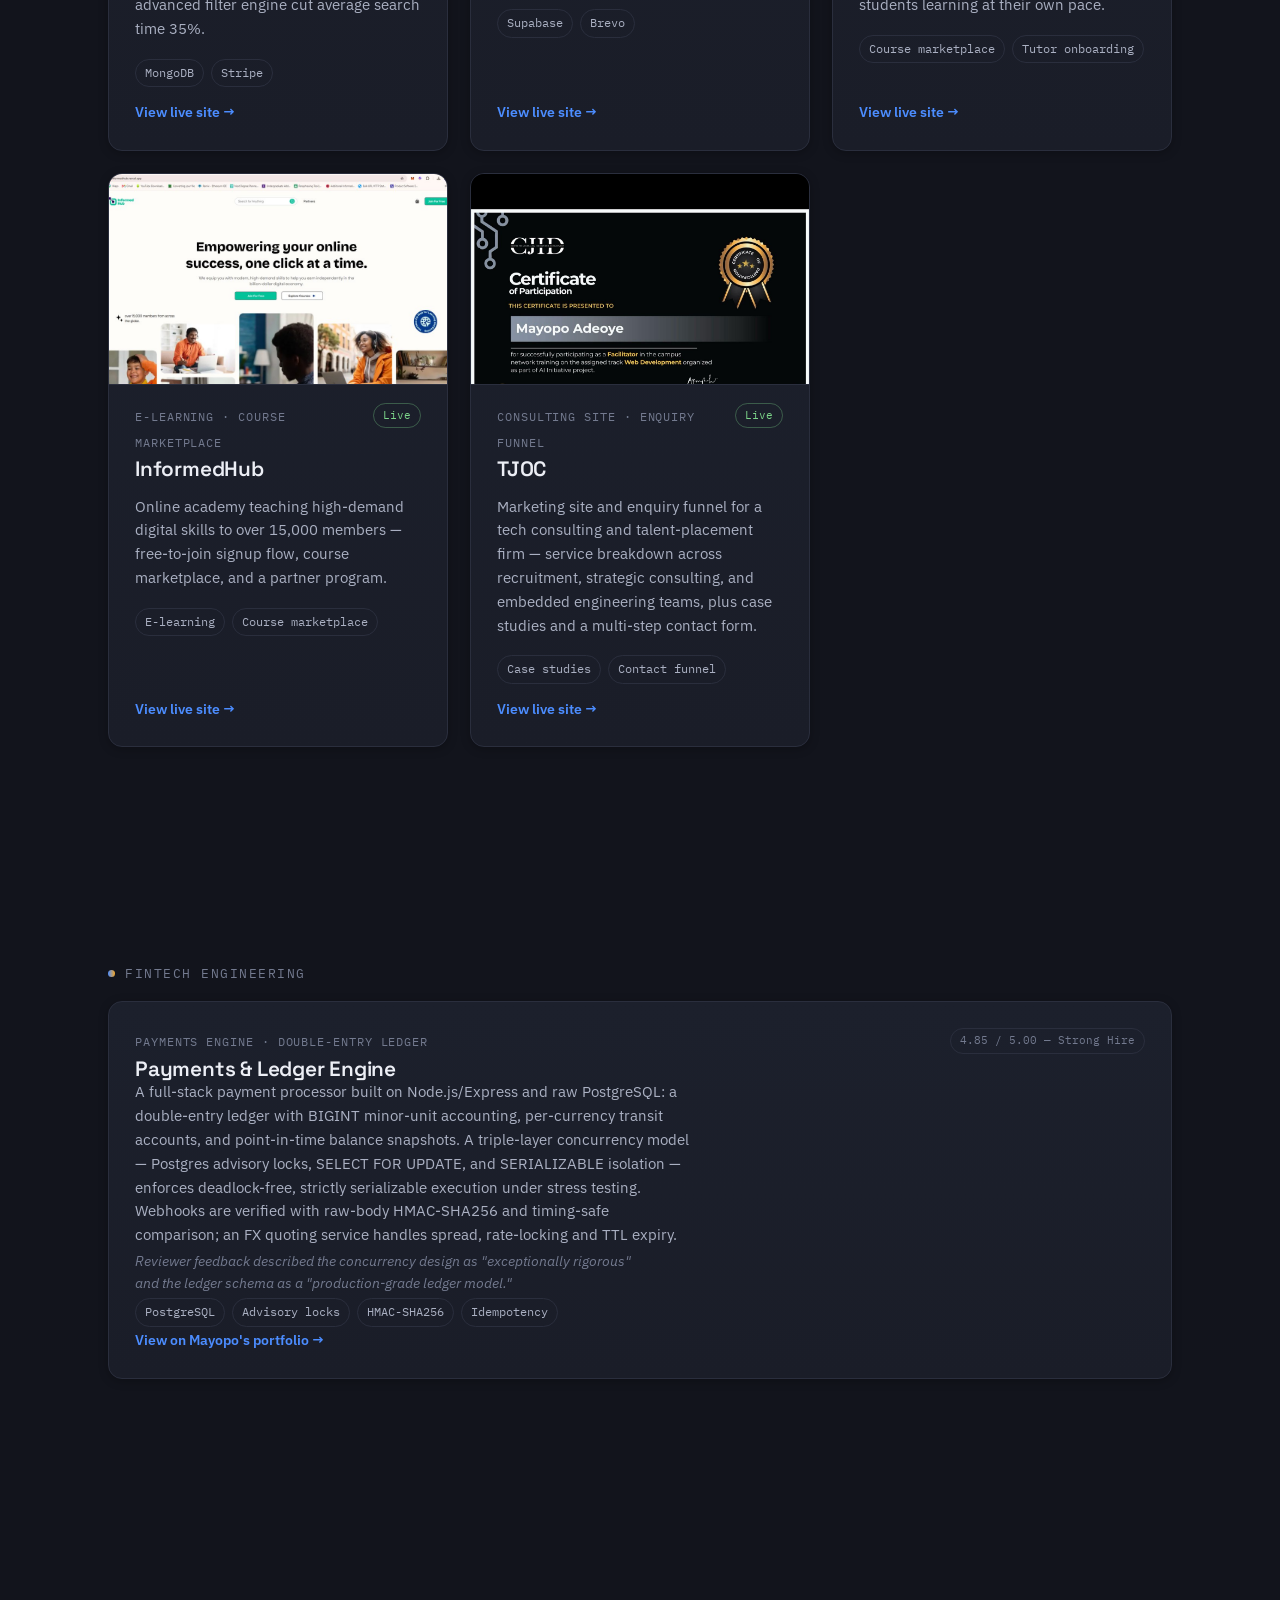
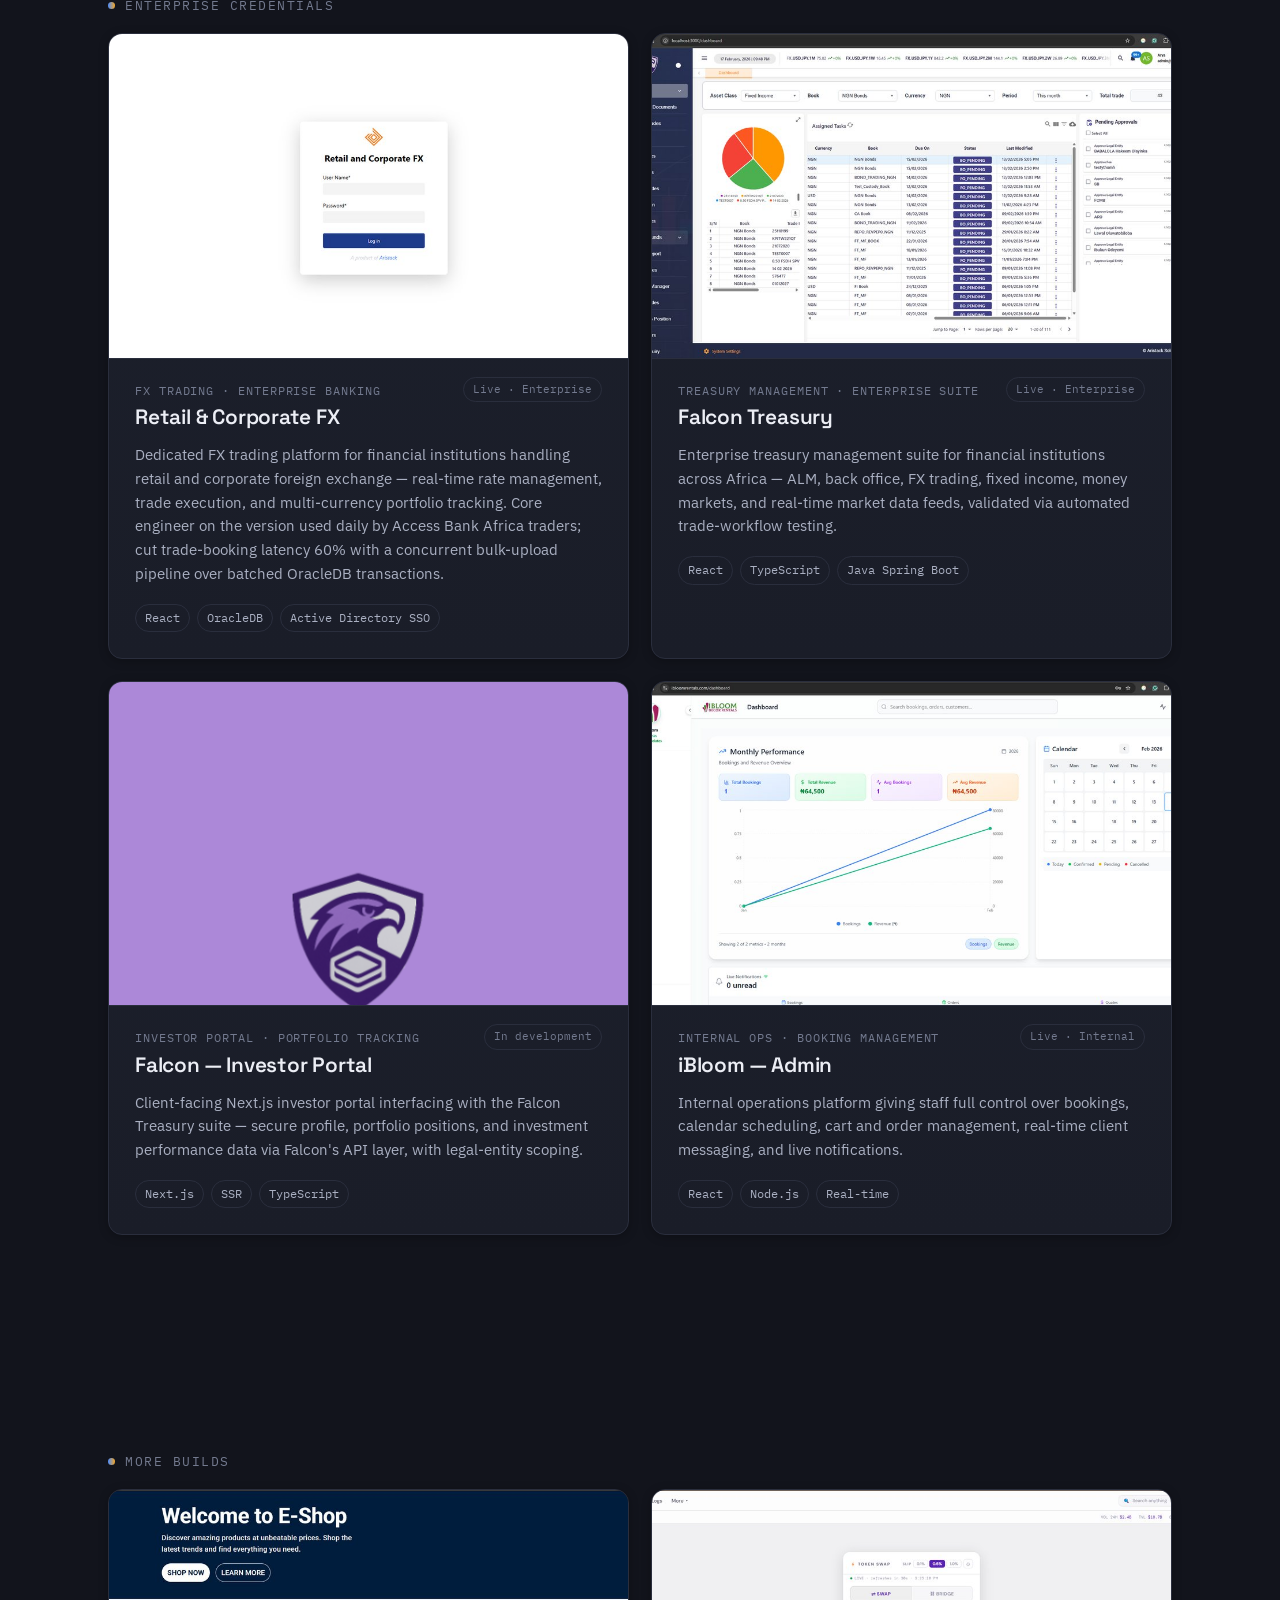
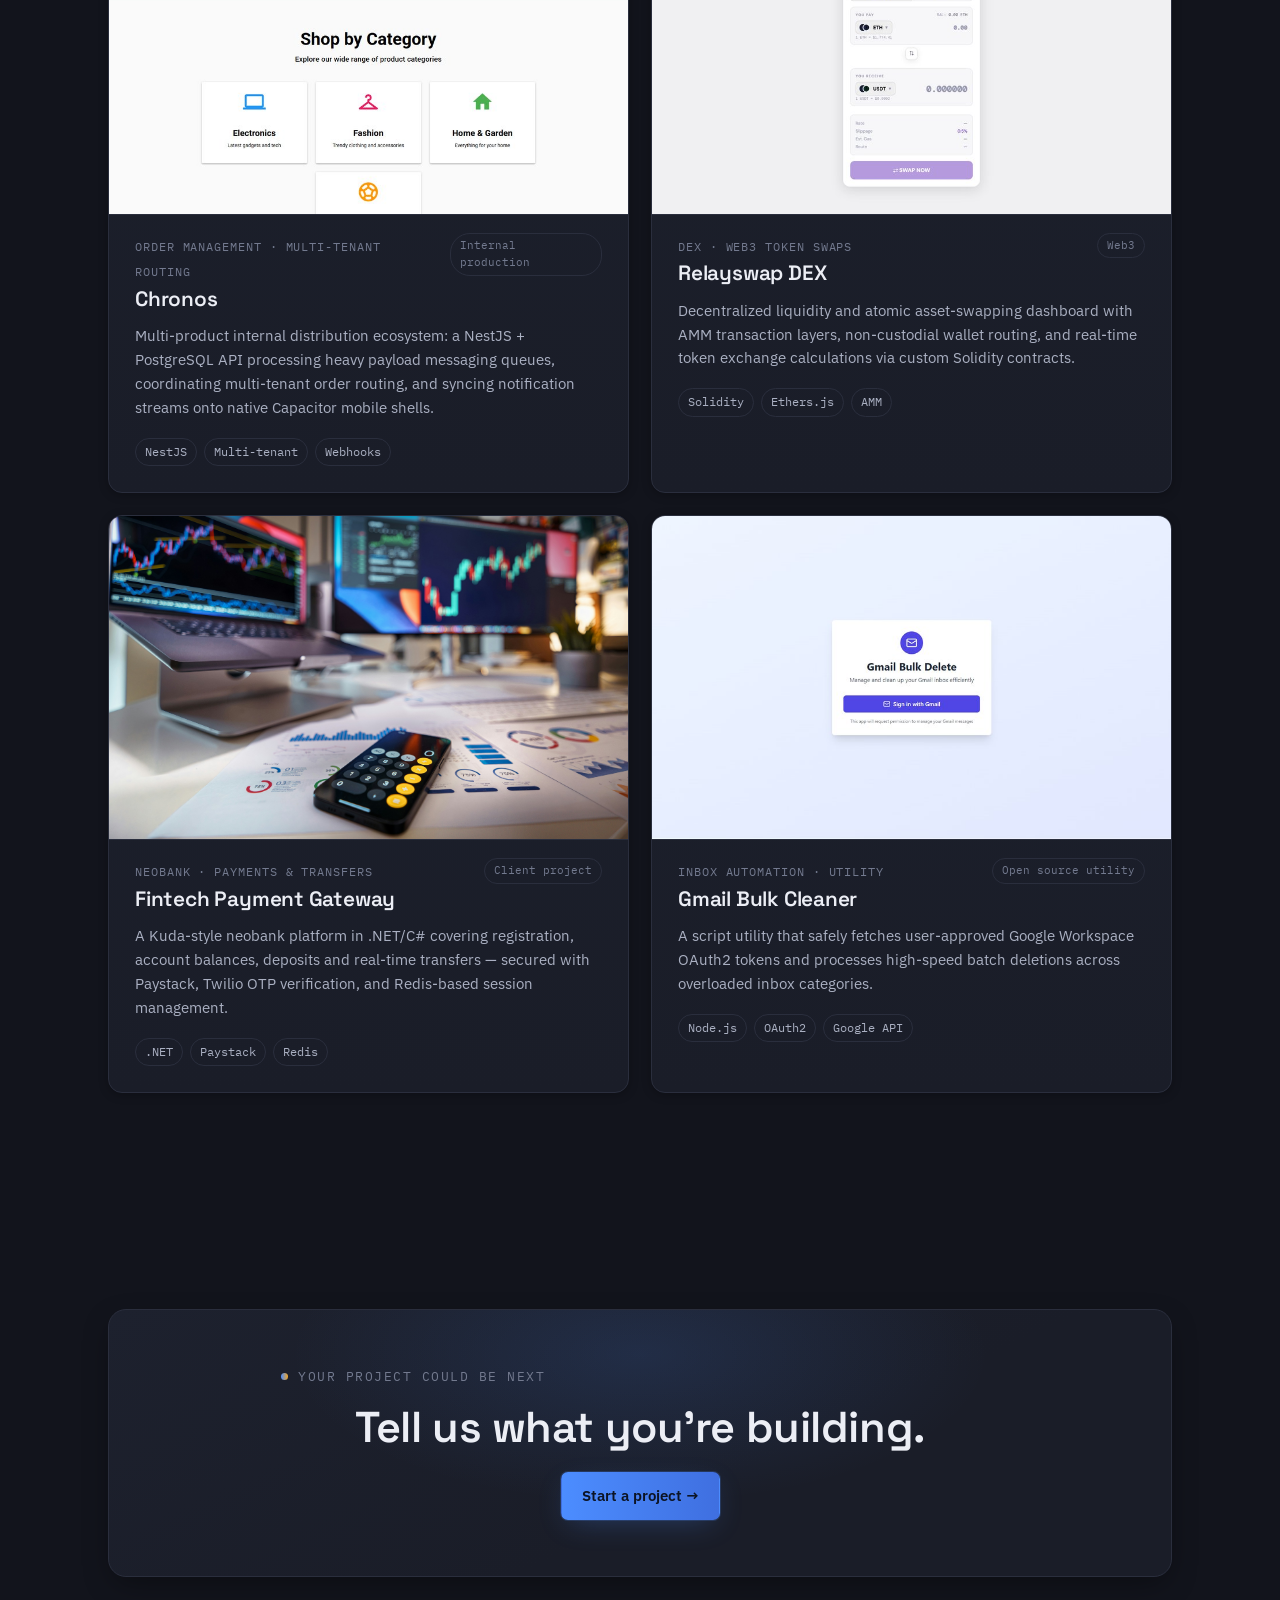
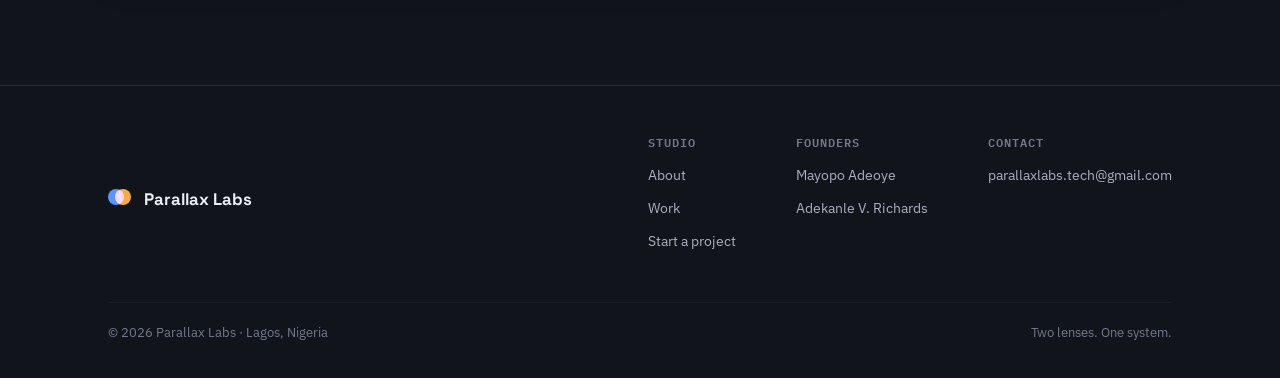
<file: projects.html>
<!doctype html>
<html lang="en">
<head>
<meta charset="UTF-8">
<meta name="viewport" content="width=device-width, initial-scale=1.0">
<title>Work — Parallax Labs</title>
<meta name="description" content="Case studies from Parallax Labs — fintech ledgers, marketplaces, booking platforms, and enterprise systems.">
<meta property="og:title" content="Work — Parallax Labs">
<meta property="og:description" content="Case studies from Parallax Labs — fintech ledgers, live marketplaces, and enterprise systems.">
<meta property="og:type" content="website">
<meta property="og:image" content="assets/og-cover.png">
<meta property="og:image:width" content="1200">
<meta property="og:image:height" content="630">
<meta name="twitter:card" content="summary_large_image">
<meta name="theme-color" content="#12141c">
<link rel="icon" type="image/svg+xml" href="assets/favicon.svg">
<link rel="stylesheet" href="assets/style.css?v=2">
</head>
<body>

<header class="site">
  <nav class="nav">
    <a href="index.html" class="brand">
      <span class="brand-mark"><span></span><span></span></span>
      Parallax Labs
    </a>
    <button class="nav-toggle" aria-label="Toggle menu" aria-expanded="false">☰</button>
    <div class="nav-links">
      <a href="index.html">Home</a>
      <a href="about.html">About</a>
      <a href="projects.html" class="current">Work</a>
      <a href="contact.html" class="btn btn-primary">Start a project</a>
    </div>
  </nav>
</header>

<section class="hero" style="padding-bottom:0;">
  <div class="wrap">
    <p class="eyebrow">Selected work</p>
    <h1>Shipped, not just <em>designed</em></h1>
    <p class="lede">Live marketplaces, a payments engine independently scored 4.85/5.00, and enterprise systems handling real money at Access Bank Africa. Everything below is real — no concept work.</p>
  </div>
</section>

<section class="reveal">
  <div class="wrap">
    <p class="eyebrow">Live right now</p>
    <div class="grid-3">

      <a href="https://starkel.netlify.app/" target="_blank" rel="noopener" class="card">
        <div class="card-media"><img src="assets/projects/staxz.jpg" alt="Staxz app screenshot" loading="lazy"></div>
        <div class="card-top">
          <div><span class="card-kicker">Marketplace · Escrow payments</span><h3>Staxz</h3></div>
          <span class="badge-live">Live</span>
        </div>
        <p>A Lagos beauty & grooming marketplace connecting clients with vetted stylists and barbers. Bookings run through WhatsApp; payment sits in escrow and only releases once the client confirms delivery.</p>
        <div class="tags"><span class="tag">Escrow</span><span class="tag">WhatsApp booking</span></div>
        <span class="card-link">View live site →</span>
      </a>

      <a href="https://ibloomrentals.com" target="_blank" rel="noopener" class="card">
        <div class="card-media"><img src="assets/projects/ibloom-public.jpg" alt="iBloom Rentals screenshot" loading="lazy"></div>
        <div class="card-top">
          <div><span class="card-kicker">E-commerce · Event rentals</span><h3>iBloom — Public Site</h3></div>
          <span class="badge-live">Live</span>
        </div>
        <p>E-commerce platform for a high-end Lagos Island decor rental company — catalogue browsing, event booking flows, cart, and real-time quote generation.</p>
        <div class="tags"><span class="tag">React</span><span class="tag">Node.js</span></div>
        <span class="card-link">View live site →</span>
      </a>

      <a href="https://www.duduplugs.com/" target="_blank" rel="noopener" class="card">
        <div class="card-media"><img src="assets/projects/duduplugs.jpg" alt="DuduPlugs screenshot" loading="lazy"></div>
        <div class="card-top">
          <div><span class="card-kicker">Social network · P2P marketplace</span><h3>DuduPlugs</h3></div>
          <span class="badge-live">Live</span>
        </div>
        <p>Social community network and peer-to-peer marketplace for creators and businesses — multi-channel feeds, stories, and real-time messaging across web and mobile.</p>
        <div class="tags"><span class="tag">React Native</span><span class="tag">WebSockets</span></div>
        <span class="card-link">View live site →</span>
      </a>

      <a href="https://scholistapp.com/" target="_blank" rel="noopener" class="card">
        <div class="card-media"><img src="assets/projects/scholist.jpg" alt="Scholist screenshot" loading="lazy"></div>
        <div class="card-top">
          <div><span class="card-kicker">Scholarship discovery · EdTech</span><h3>Scholist</h3></div>
          <span class="badge-live">Live</span>
        </div>
        <p>Scholarship discovery platform for university students. A Cheerio-based scraper auto-indexes new listings, growing the live database 50%; an advanced filter engine cut average search time 35%.</p>
        <div class="tags"><span class="tag">MongoDB</span><span class="tag">Stripe</span></div>
        <span class="card-link">View live site →</span>
      </a>

      <a href="https://streetsoukdemo.netlify.app/" target="_blank" rel="noopener" class="card">
        <div class="card-media"><img src="assets/projects/streetsouk.png" alt="Street Souk screenshot" loading="lazy"></div>
        <div class="card-top">
          <div><span class="card-kicker">Community · Commerce</span><h3>Street Souk</h3></div>
          <span class="badge-live">Live</span>
        </div>
        <p>A streetwear community and pop-up marketplace spanning Lagos, Accra and London, with brand registration and event RSVP on Supabase and Brevo-powered email automation.</p>
        <div class="tags"><span class="tag">Supabase</span><span class="tag">Brevo</span></div>
        <span class="card-link">View live site →</span>
      </a>

      <a href="https://justsabi.co/" target="_blank" rel="noopener" class="card">
        <div class="card-media"><img src="assets/projects/justsabi.jpg" alt="JustSabi screenshot" loading="lazy"></div>
        <div class="card-top">
          <div><span class="card-kicker">Course marketplace · Tutor platform</span><h3>JustSabi</h3></div>
          <span class="badge-live">Live</span>
        </div>
        <p>Course marketplace and tutor platform for African learners — expert-led courses, a "become a tutor" flow for instructors, and a custom curriculum builder for students learning at their own pace.</p>
        <div class="tags"><span class="tag">Course marketplace</span><span class="tag">Tutor onboarding</span></div>
        <span class="card-link">View live site →</span>
      </a>

      <a href="https://informedhub.vercel.app/" target="_blank" rel="noopener" class="card">
        <div class="card-media"><img src="assets/projects/informedhub.jpg" alt="InformedHub screenshot" loading="lazy"></div>
        <div class="card-top">
          <div><span class="card-kicker">E-learning · Course marketplace</span><h3>InformedHub</h3></div>
          <span class="badge-live">Live</span>
        </div>
        <p>Online academy teaching high-demand digital skills to over 15,000 members — free-to-join signup flow, course marketplace, and a partner program.</p>
        <div class="tags"><span class="tag">E-learning</span><span class="tag">Course marketplace</span></div>
        <span class="card-link">View live site →</span>
      </a>

      <a href="https://tjoc.dev" target="_blank" rel="noopener" class="card">
        <div class="card-media"><img src="assets/projects/cjid.jpg" alt="TJOC screenshot" loading="lazy"></div>
        <div class="card-top">
          <div><span class="card-kicker">Consulting site · Enquiry funnel</span><h3>TJOC</h3></div>
          <span class="badge-live">Live</span>
        </div>
        <p>Marketing site and enquiry funnel for a tech consulting and talent-placement firm — service breakdown across recruitment, strategic consulting, and embedded engineering teams, plus case studies and a multi-step contact form.</p>
        <div class="tags"><span class="tag">Case studies</span><span class="tag">Contact funnel</span></div>
        <span class="card-link">View live site →</span>
      </a>

    </div>
  </div>
</section>

<section class="reveal">
  <div class="wrap">
    <p class="eyebrow">Fintech engineering</p>
    <a href="https://mayopoadeoye.netlify.app/" target="_blank" rel="noopener" class="card" style="display:block;">
      <div class="card-top">
        <div><span class="card-kicker">Payments engine · Double-entry ledger</span><h3>Payments & Ledger Engine</h3></div>
        <span class="badge-enterprise">4.85 / 5.00 — Strong Hire</span>
      </div>
      <p>A full-stack payment processor built on Node.js/Express and raw PostgreSQL: a double-entry ledger with BIGINT minor-unit accounting, per-currency transit accounts, and point-in-time balance snapshots. A triple-layer concurrency model — Postgres advisory locks, SELECT FOR UPDATE, and SERIALIZABLE isolation — enforces deadlock-free, strictly serializable execution under stress testing. Webhooks are verified with raw-body HMAC-SHA256 and timing-safe comparison; an FX quoting service handles spread, rate-locking and TTL expiry.</p>
      <p style="font-size:.85rem; font-style:italic; color:var(--text-3); margin-top:4px;">Reviewer feedback described the concurrency design as "exceptionally rigorous" and the ledger schema as a "production-grade ledger model."</p>
      <div class="tags"><span class="tag">PostgreSQL</span><span class="tag">Advisory locks</span><span class="tag">HMAC-SHA256</span><span class="tag">Idempotency</span></div>
      <span class="card-link">View on Mayopo's portfolio →</span>
    </a>
  </div>
</section>

<section class="reveal">
  <div class="wrap">
    <p class="eyebrow">Enterprise credentials</p>
    <div class="grid-2">

      <div class="card" style="cursor:default;">
        <div class="card-media"><img src="assets/projects/retailfx-login.jpg" alt="Retail and Corporate FX login screen" loading="lazy"></div>
        <div class="card-top">
          <div><span class="card-kicker">FX trading · Enterprise banking</span><h3>Retail & Corporate FX</h3></div>
          <span class="badge-enterprise">Live · Enterprise</span>
        </div>
        <p>Dedicated FX trading platform for financial institutions handling retail and corporate foreign exchange — real-time rate management, trade execution, and multi-currency portfolio tracking. Core engineer on the version used daily by Access Bank Africa traders; cut trade-booking latency 60% with a concurrent bulk-upload pipeline over batched OracleDB transactions.</p>
        <div class="tags"><span class="tag">React</span><span class="tag">OracleDB</span><span class="tag">Active Directory SSO</span></div>
      </div>

      <div class="card" style="cursor:default;">
        <div class="card-media"><img src="assets/projects/falcon-dashboard.jpg" alt="Falcon Treasury dashboard screenshot" loading="lazy"></div>
        <div class="card-top">
          <div><span class="card-kicker">Treasury management · Enterprise suite</span><h3>Falcon Treasury</h3></div>
          <span class="badge-enterprise">Live · Enterprise</span>
        </div>
        <p>Enterprise treasury management suite for financial institutions across Africa — ALM, back office, FX trading, fixed income, money markets, and real-time market data feeds, validated via automated trade-workflow testing.</p>
        <div class="tags"><span class="tag">React</span><span class="tag">TypeScript</span><span class="tag">Java Spring Boot</span></div>
      </div>

      <div class="card" style="cursor:default;">
        <div class="card-media"><img src="assets/projects/falconlogo.svg" alt="Falcon logo" loading="lazy"></div>
        <div class="card-top">
          <div><span class="card-kicker">Investor portal · Portfolio tracking</span><h3>Falcon — Investor Portal</h3></div>
          <span class="badge-enterprise">In development</span>
        </div>
        <p>Client-facing Next.js investor portal interfacing with the Falcon Treasury suite — secure profile, portfolio positions, and investment performance data via Falcon's API layer, with legal-entity scoping.</p>
        <div class="tags"><span class="tag">Next.js</span><span class="tag">SSR</span><span class="tag">TypeScript</span></div>
      </div>

      <div class="card" style="cursor:default;">
        <div class="card-media"><img src="assets/projects/ibloom-admin.jpg" alt="iBloom Admin dashboard screenshot" loading="lazy"></div>
        <div class="card-top">
          <div><span class="card-kicker">Internal ops · Booking management</span><h3>iBloom — Admin</h3></div>
          <span class="badge-enterprise">Live · Internal</span>
        </div>
        <p>Internal operations platform giving staff full control over bookings, calendar scheduling, cart and order management, real-time client messaging, and live notifications.</p>
        <div class="tags"><span class="tag">React</span><span class="tag">Node.js</span><span class="tag">Real-time</span></div>
      </div>

    </div>
  </div>
</section>

<section class="reveal">
  <div class="wrap">
    <p class="eyebrow">More builds</p>
    <div class="grid-2">

      <div class="card" style="cursor:default;">
        <div class="card-media"><img src="assets/projects/chronos.jpg" alt="Chronos order management screenshot" loading="lazy"></div>
        <div class="card-top">
          <div><span class="card-kicker">Order management · Multi-tenant routing</span><h3>Chronos</h3></div>
          <span class="badge-enterprise">Internal production</span>
        </div>
        <p>Multi-product internal distribution ecosystem: a NestJS + PostgreSQL API processing heavy payload messaging queues, coordinating multi-tenant order routing, and syncing notification streams onto native Capacitor mobile shells.</p>
        <div class="tags"><span class="tag">NestJS</span><span class="tag">Multi-tenant</span><span class="tag">Webhooks</span></div>
      </div>

      <div class="card" style="cursor:default;">
        <div class="card-media"><img src="assets/projects/relayswap.jpg" alt="Relayswap DEX screenshot" loading="lazy"></div>
        <div class="card-top">
          <div><span class="card-kicker">DEX · Web3 token swaps</span><h3>Relayswap DEX</h3></div>
          <span class="badge-enterprise">Web3</span>
        </div>
        <p>Decentralized liquidity and atomic asset-swapping dashboard with AMM transaction layers, non-custodial wallet routing, and real-time token exchange calculations via custom Solidity contracts.</p>
        <div class="tags"><span class="tag">Solidity</span><span class="tag">Ethers.js</span><span class="tag">AMM</span></div>
      </div>

      <div class="card" style="cursor:default;">
        <div class="card-media"><img src="assets/projects/treasury.jpg" alt="Fintech Payment Gateway screenshot" loading="lazy"></div>
        <div class="card-top">
          <div><span class="card-kicker">Neobank · Payments & transfers</span><h3>Fintech Payment Gateway</h3></div>
          <span class="badge-enterprise">Client project</span>
        </div>
        <p>A Kuda-style neobank platform in .NET/C# covering registration, account balances, deposits and real-time transfers — secured with Paystack, Twilio OTP verification, and Redis-based session management.</p>
        <div class="tags"><span class="tag">.NET</span><span class="tag">Paystack</span><span class="tag">Redis</span></div>
      </div>

      <div class="card" style="cursor:default;">
        <div class="card-media"><img src="assets/projects/gmail-cleaner.jpg" alt="Gmail Bulk Cleaner screenshot" loading="lazy"></div>
        <div class="card-top">
          <div><span class="card-kicker">Inbox automation · Utility</span><h3>Gmail Bulk Cleaner</h3></div>
          <span class="badge-enterprise">Open source utility</span>
        </div>
        <p>A script utility that safely fetches user-approved Google Workspace OAuth2 tokens and processes high-speed batch deletions across overloaded inbox categories.</p>
        <div class="tags"><span class="tag">Node.js</span><span class="tag">OAuth2</span><span class="tag">Google API</span></div>
      </div>

    </div>
  </div>
</section>

<section class="reveal">
  <div class="wrap">
    <div class="cta-band">
      <p class="eyebrow" style="justify-content:center;">Your project could be next</p>
      <h2>Tell us what you're building.</h2>
      <a href="contact.html" class="btn btn-primary">Start a project →</a>
    </div>
  </div>
</section>

<footer class="site">
  <div class="wrap">
    <div class="footer-grid">
      <a href="index.html" class="brand"><span class="brand-mark"><span></span><span></span></span>Parallax Labs</a>
      <div class="footer-cols">
        <div class="footer-col">
          <h4>Studio</h4>
          <a href="about.html">About</a>
          <a href="projects.html">Work</a>
          <a href="contact.html">Start a project</a>
        </div>
        <div class="footer-col">
          <h4>Founders</h4>
          <a href="https://www.linkedin.com/in/mayopo-adeoye" target="_blank" rel="noopener">Mayopo Adeoye</a>
          <a href="https://www.linkedin.com/in/adekanle/" target="_blank" rel="noopener">Adekanle V. Richards</a>
        </div>
        <div class="footer-col">
          <h4>Contact</h4>
          <a href="mailto:parallaxlabs.tech@gmail.com">parallaxlabs.tech@gmail.com</a>
        </div>
      </div>
    </div>
    <div class="footer-bottom">
      <span>© 2026 Parallax Labs · Lagos, Nigeria</span>
      <span>Two lenses. One system.</span>
    </div>
  </div>
</footer>

<script src="assets/main.js?v=2"></script>
</body>
</html>
</file>
<file: assets/style.css>
/* ============================================================
   PARALLAX LABS — Design tokens
   Concept: parallax = the shift between two viewpoints that
   reveals true depth. Two founders, two lenses (code / data),
   one resolved system. Every accent thread on the page maps
   back to one of the two lenses.
   ============================================================ */

@import url('https://fonts.googleapis.com/css2?family=Space+Grotesk:wght@500;600;700&family=IBM+Plex+Sans:wght@400;500;600&family=IBM+Plex+Mono:wght@400;500&display=swap');

:root{
  /* base */
  --ink:        #12141c;
  --surface:    #1a1d28;
  --surface-2:  #20232f;
  --hairline:   #2a2e3d;
  --hairline-soft: #2a2e3d55;

  /* text */
  --text-1: #eceef5;
  --text-2: #aab0c2;
  --text-3: #737a8f;

  /* the two lenses */
  --code:      #4c8dff;   /* engineering / Mayopo's thread */
  --code-dim:  #4c8dff22;
  --data:      #f5a623;   /* data / Adekanle's thread */
  --data-dim:  #f5a62322;

  /* type */
  --display: 'Space Grotesk', sans-serif;
  --body: 'IBM Plex Sans', sans-serif;
  --mono: 'IBM Plex Mono', monospace;

  --container: 1120px;

  /* depth */
  --shadow-sm: 0 2px 10px #00000040;
  --shadow-md: 0 10px 30px -6px #00000066;
  --shadow-lg: 0 24px 60px -12px #00000080;
  --glow-code: 0 0 0 1px #4c8dff33, 0 8px 30px -8px #4c8dff4d;
}

*{ box-sizing: border-box; }
html{ scroll-behavior: smooth; }

body{
  margin: 0;
  background:
    radial-gradient(1200px 600px at 12% -8%, #4c8dff14, transparent 60%),
    radial-gradient(900px 500px at 88% 8%, #f5a62310, transparent 55%),
    var(--ink);
  color: var(--text-1);
  font-family: var(--body);
  font-size: 16px;
  line-height: 1.6;
  -webkit-font-smoothing: antialiased;
  position: relative;
}

/* faint film-grain texture — keeps large dark surfaces from looking flat/AI-default */
body::before{
  content: '';
  position: fixed; inset: 0;
  pointer-events: none;
  z-index: 1;
  opacity: .035;
  mix-blend-mode: overlay;
  background-image: url("data:image/svg+xml,%3Csvg xmlns='http://www.w3.org/2000/svg' width='120' height='120'%3E%3Cfilter id='n'%3E%3CfeTurbulence type='fractalNoise' baseFrequency='0.9' numOctaves='2' stitchTiles='stitch'/%3E%3C/filter%3E%3Crect width='100%25' height='100%25' filter='url(%23n)'/%3E%3C/svg%3E");
}

img{ max-width: 100%; display: block; }
a{ color: inherit; text-decoration: none; }

::selection{ background: var(--code); color: var(--ink); }

:focus-visible{
  outline: 2px solid var(--code);
  outline-offset: 3px;
  border-radius: 2px;
}

/* ---------- layout helpers ---------- */
.wrap{
  max-width: var(--container);
  margin: 0 auto;
  padding: 0 28px;
}
section{ padding: 108px 0; position: relative; }
@media (max-width: 720px){
  section{ padding: 72px 0; }
}

.eyebrow{
  font-family: var(--mono);
  font-size: 12.5px;
  letter-spacing: .12em;
  text-transform: uppercase;
  color: var(--text-3);
  display: flex;
  align-items: center;
  gap: 10px;
  margin: 0 0 18px;
}
.eyebrow::before{
  content: '';
  width: 7px; height: 7px;
  border-radius: 50%;
  background: linear-gradient(90deg, var(--code), var(--data));
  flex-shrink: 0;
}

h1,h2,h3,h4{
  font-family: var(--display);
  font-weight: 600;
  line-height: 1.08;
  margin: 0 0 .5em;
  letter-spacing: -.01em;
}
h1{ font-size: clamp(2.6rem, 6vw, 4.6rem); font-weight: 700; }
h2{ font-size: clamp(1.9rem, 3.4vw, 2.7rem); }
h3{ font-size: 1.3rem; }

p{ margin: 0 0 1em; color: var(--text-2); max-width: 62ch; }
.lede{ font-size: 1.15rem; color: var(--text-2); max-width: 52ch; }

em{
  font-style: normal;
  background: linear-gradient(90deg, var(--code), var(--data));
  -webkit-background-clip: text;
  background-clip: text;
  color: transparent;
}

.mono{ font-family: var(--mono); }

/* ---------- nav ---------- */
header.site{
  position: sticky; top: 0; z-index: 50;
  background: #12141ce6;
  backdrop-filter: blur(10px);
  border-bottom: 1px solid var(--hairline-soft);
  box-shadow: 0 1px 0 #00000030;
}
.nav{
  max-width: var(--container);
  margin: 0 auto;
  padding: 18px 28px;
  display: flex;
  align-items: center;
  justify-content: space-between;
}
.brand{
  display: flex; align-items: center; gap: 10px;
  font-family: var(--display); font-weight: 700; font-size: 1.05rem;
  color: var(--text-1);
}
.brand-mark{
  width: 26px; height: 26px; position: relative; flex-shrink: 0;
}
.brand-mark span{
  position: absolute; top: 3px; width: 16px; height: 16px; border-radius: 50%;
  mix-blend-mode: screen;
}
.brand-mark span:first-child{ left: 0; background: var(--code); }
.brand-mark span:last-child{ left: 7px; background: var(--data); }

.nav-links{
  display: flex; align-items: center; gap: 34px;
  font-size: .92rem; color: var(--text-2);
}
.nav-links a{ transition: color .15s; }
.nav-links a:hover{ color: var(--text-1); }
.nav-links a.current{ color: var(--text-1); }

.btn{
  font-family: var(--body);
  font-weight: 600;
  font-size: .92rem;
  padding: 11px 20px;
  border-radius: 7px;
  border: 1px solid var(--hairline);
  display: inline-flex; align-items: center; gap: 8px;
  transition: border-color .15s, transform .15s, background .15s;
  cursor: pointer;
  background: transparent;
  color: var(--text-1);
}
.btn:hover{ border-color: var(--code); transform: translateY(-1px); }
.btn-primary{
  background: linear-gradient(90deg, var(--code), #3f6fe0);
  border-color: transparent;
  color: #0c1424;
  box-shadow: var(--glow-code);
}
.btn-primary:hover{ filter: brightness(1.08); border-color: transparent; box-shadow: 0 0 0 1px #4c8dff55, 0 12px 34px -8px #4c8dff66; }

.nav-toggle{ display: none; background: none; border: none; color: var(--text-1); font-size: 1.4rem; cursor: pointer; }

@media (max-width: 760px){
  .nav-links{
    position: fixed; inset: 62px 0 auto 0; flex-direction: column; align-items: flex-start;
    background: var(--surface); padding: 24px 28px; gap: 20px;
    border-bottom: 1px solid var(--hairline);
    transform: translateY(-130%); transition: transform .25s ease;
  }
  .nav-links.open{ transform: translateY(0); }
  .nav-toggle{ display: block; }
}

/* ---------- hero / parallax signature ---------- */
.hero{
  padding-top: 88px;
  padding-bottom: 40px;
  overflow: hidden;
}
.hero-grid{
  display: grid;
  grid-template-columns: 1.1fr .9fr;
  gap: 40px;
  align-items: center;
}
@media (max-width: 880px){
  .hero-grid{ grid-template-columns: 1fr; }
}

.hero-ctas{ display: flex; gap: 14px; flex-wrap: wrap; margin-top: 30px; }

.lens-stage{
  position: relative;
  height: 380px;
  display: flex; align-items: center; justify-content: center;
}
.lens{
  position: absolute;
  width: 230px; height: 230px;
  border-radius: 50%;
  border: 2px solid var(--hairline);
  display: flex; align-items: center; justify-content: center;
  transition: transform .4s ease-out;
  will-change: transform;
  filter: drop-shadow(0 20px 40px #00000060);
}
.lens-code{ border-color: #4c8dff88; }
.lens-data{ border-color: #f5a62388; }
.lens-photo{
  position: absolute; inset: 0;
  width: 100%; height: 100%;
  object-fit: cover;
  border-radius: 50%;
}
.lens-label{
  position: absolute;
  left: 50%;
  transform: translateX(-50%);
  z-index: 3;
  font-family: var(--mono); font-size: 11px; letter-spacing: .06em;
  text-transform: uppercase; text-align: center;
  padding: 6px 13px; border-radius: 20px;
  background: var(--surface);
  white-space: nowrap;
  box-shadow: var(--shadow-sm);
}
.lens-code .lens-label{ color: var(--code); border: 1px solid #4c8dff55; top: -16px; }
.lens-data .lens-label{ color: var(--data); border: 1px solid #f5a62355; bottom: -16px; }

@media (prefers-reduced-motion: reduce){
  .lens{ transition: none; }
}

/* ---------- stats ---------- */
.stats{
  display: grid;
  grid-template-columns: repeat(4, 1fr);
  border-top: 1px solid var(--hairline);
  border-bottom: 1px solid var(--hairline);
}
.stat{
  padding: 30px 20px;
  border-left: 1px solid var(--hairline);
  text-align: left;
}
.stat:first-child{ border-left: none; }
.stat b{
  display: block; font-family: var(--mono); font-size: 1.8rem; font-weight: 500;
  color: var(--text-1); margin-bottom: 6px;
}
.stat span{ font-size: .85rem; color: var(--text-3); }
@media (max-width: 720px){
  .stats{ grid-template-columns: repeat(2, 1fr); }
  .stat:nth-child(3){ border-left: none; }
}

/* ---------- two-lens capability panels ---------- */
.panels{
  display: grid;
  grid-template-columns: 1fr 1fr;
  gap: 1px;
  background: var(--hairline);
  border: 1px solid var(--hairline);
  border-radius: 14px;
  overflow: hidden;
}
@media (max-width: 780px){ .panels{ grid-template-columns: 1fr; } }
.panel{
  background: var(--surface);
  padding: 40px;
}
.panel-tag{
  font-family: var(--mono); font-size: 12px; letter-spacing: .1em; text-transform: uppercase;
  display: inline-block; padding: 5px 11px; border-radius: 20px; margin-bottom: 18px;
}
.panel.code .panel-tag{ color: var(--code); background: var(--code-dim); }
.panel.data .panel-tag{ color: var(--data); background: var(--data-dim); }
.panel ul{ list-style: none; margin: 20px 0 0; padding: 0; }
.panel li{
  padding: 11px 0; border-top: 1px solid var(--hairline-soft);
  font-size: .95rem; color: var(--text-2);
  display: flex; justify-content: space-between; gap: 10px;
}
.panel li:first-child{ border-top: none; }
.panel li b{ color: var(--text-1); font-weight: 500; }
.panel li span{ font-family: var(--mono); font-size: .78rem; color: var(--text-3); text-align: right; }

/* ---------- cards / project grid ---------- */
.grid-3{ display: grid; grid-template-columns: repeat(3, 1fr); gap: 22px; }
.grid-2{ display: grid; grid-template-columns: repeat(2, 1fr); gap: 22px; }
@media (max-width: 900px){ .grid-3{ grid-template-columns: 1fr; } }
@media (max-width: 700px){ .grid-2{ grid-template-columns: 1fr; } }

.card{
  background: linear-gradient(180deg, #1c202c, var(--surface));
  border: 1px solid var(--hairline);
  border-radius: 14px;
  padding: 26px;
  display: flex; flex-direction: column; gap: 14px;
  transition: border-color .25s, transform .25s, box-shadow .25s;
  box-shadow: var(--shadow-sm);
  overflow: hidden;
}
.card:hover{ border-color: var(--code); transform: translateY(-4px); box-shadow: var(--shadow-md); }
.card-top{ display: flex; justify-content: space-between; align-items: flex-start; gap: 10px; }
.card-kicker{ font-family: var(--mono); font-size: .72rem; letter-spacing: .08em; text-transform: uppercase; color: var(--text-3); }
.card h3{ margin: 4px 0 0; }
.card p{ font-size: .93rem; margin: 0; }
.tags{ display: flex; flex-wrap: wrap; gap: 7px; margin-top: 4px; }
.tag{
  font-family: var(--mono); font-size: .72rem; padding: 4px 9px;
  border: 1px solid var(--hairline); border-radius: 20px; color: var(--text-2);
}
.card-metrics{ display: flex; gap: 18px; margin-top: 6px; }
.card-metrics div b{ display: block; font-family: var(--mono); color: var(--text-1); font-size: 1rem; }
.card-metrics div span{ font-size: .72rem; color: var(--text-3); }
.card-link{ margin-top: auto; font-size: .88rem; font-weight: 600; color: var(--code); display: inline-flex; gap: 6px; align-items: center; }
.badge-live{ font-family: var(--mono); font-size: .68rem; color: #7dd68a; border: 1px solid #7dd68a55; padding: 3px 9px; border-radius: 20px; }
.badge-enterprise{ font-family: var(--mono); font-size: .68rem; color: var(--text-3); border: 1px solid var(--hairline); padding: 3px 9px; border-radius: 20px; }

/* ---------- project screenshot thumbnails ---------- */
.card-media{
  margin: -26px -26px 4px -26px;
  aspect-ratio: 16 / 10;
  overflow: hidden;
  background: var(--surface-2);
  border-bottom: 1px solid var(--hairline);
  position: relative;
}
.card-media img{
  width: 100%; height: 100%;
  object-fit: cover;
  object-position: top;
  display: block;
  transition: transform .5s ease;
}
.card:hover .card-media img{ transform: scale(1.045); }

/* ---------- team ---------- */
.team-card{
  background: linear-gradient(180deg, #1c202c, var(--surface));
  border: 1px solid var(--hairline); border-radius: 16px;
  padding: 34px; display: flex; gap: 24px; align-items: flex-start;
  box-shadow: var(--shadow-sm);
}
@media (max-width: 640px){ .team-card{ flex-direction: column; } }
.avatar{
  width: 84px; height: 84px; border-radius: 50%; object-fit: cover; flex-shrink: 0;
  border: 2px solid var(--hairline);
}
.avatar-fallback{
  width: 84px; height: 84px; border-radius: 50%; flex-shrink: 0;
  display: flex; align-items: center; justify-content: center;
  font-family: var(--display); font-weight: 700; font-size: 1.4rem;
  border: 2px solid var(--hairline);
}
.team-links{ display: flex; gap: 14px; margin-top: 14px; }
.team-links a{ font-size: .85rem; font-weight: 600; color: var(--text-2); display: inline-flex; gap: 6px; align-items: center; }
.team-links a:hover{ color: var(--text-1); }

/* ---------- divider thread ---------- */
.thread{
  height: 1px; width: 100%;
  background: linear-gradient(90deg, var(--code), var(--data));
  opacity: .35;
}

/* ---------- CTA band ---------- */
.cta-band{
  background: linear-gradient(155deg, #1d212e, var(--surface) 60%);
  border: 1px solid var(--hairline);
  border-radius: 18px;
  padding: 56px;
  text-align: center;
  box-shadow: var(--shadow-md);
  position: relative;
  overflow: hidden;
}
.cta-band::before{
  content: '';
  position: absolute; top: -40%; left: 50%; width: 700px; height: 300px;
  transform: translateX(-50%);
  background: radial-gradient(closest-side, #4c8dff22, transparent);
  pointer-events: none;
}
.cta-band > *{ position: relative; z-index: 1; }
@media (max-width: 640px){ .cta-band{ padding: 36px 22px; } }

/* ---------- form ---------- */
.form-grid{ display: grid; grid-template-columns: 1fr 1fr; gap: 20px; }
@media (max-width: 700px){ .form-grid{ grid-template-columns: 1fr; } }
.field{ display: flex; flex-direction: column; gap: 8px; margin-bottom: 20px; }
.field.full{ grid-column: 1 / -1; }
label{ font-size: .85rem; color: var(--text-2); font-weight: 500; }
input, select, textarea{
  font-family: var(--body); font-size: .95rem; color: var(--text-1);
  background: var(--surface-2); border: 1px solid var(--hairline);
  border-radius: 8px; padding: 12px 14px; width: 100%;
}
textarea{ resize: vertical; min-height: 120px; }
input:focus, select:focus, textarea:focus{ border-color: var(--code); outline: none; }
.form-note{ font-size: .82rem; color: var(--text-3); margin-top: 14px; }

/* ---------- request modal ---------- */
.request-modal-overlay{
  position: fixed; inset: 0; z-index: 200;
  display: flex; align-items: center; justify-content: center;
  padding: 20px;
  background: #0c0d13cc;
  backdrop-filter: blur(6px);
  opacity: 0; pointer-events: none;
  transition: opacity .25s ease;
}
.request-modal-overlay.is-open{ opacity: 1; pointer-events: auto; }
.request-modal{
  width: 100%; max-width: 360px;
  background: var(--surface);
  border: 1px solid var(--hairline);
  border-radius: 16px;
  padding: 40px 32px 32px;
  text-align: center;
  box-shadow: var(--shadow-lg);
  transform: translateY(10px) scale(.97);
  transition: transform .25s ease;
}
.request-modal-overlay.is-open .request-modal{ transform: translateY(0) scale(1); }
.modal-title{ margin: 22px 0 6px; font-family: var(--display); font-size: 1.1rem; font-weight: 600; color: var(--text-1); }
.modal-sub{ margin: 0; font-size: .88rem; color: var(--text-2); line-height: 1.5; }
.modal-sub a{ color: var(--code); }
.request-modal .btn{ margin-top: 24px; width: 100%; justify-content: center; }

/* loading spinner: three pulsing dots */
.modal-spinner{ display: flex; justify-content: center; gap: 8px; height: 14px; }
.modal-spinner span{
  width: 10px; height: 10px; border-radius: 50%;
  background: linear-gradient(90deg, var(--code), var(--data));
  animation: modal-dot-bounce 1.1s ease-in-out infinite;
}
.modal-spinner span:nth-child(2){ animation-delay: .15s; }
.modal-spinner span:nth-child(3){ animation-delay: .3s; }
@keyframes modal-dot-bounce{
  0%, 60%, 100%{ transform: translateY(0); opacity: .5; }
  30%{ transform: translateY(-8px); opacity: 1; }
}

/* success checkmark: circle + tick draw-on */
.modal-check{ display: flex; justify-content: center; }
.modal-check svg{ width: 60px; height: 60px; }
.modal-check-circle{
  stroke: var(--code);
  stroke-width: 2.5;
  stroke-dasharray: 151; stroke-dashoffset: 151;
  animation: modal-circle-draw .5s ease-out forwards;
}
.modal-check-mark{
  stroke: var(--code);
  stroke-width: 3;
  stroke-linecap: round; stroke-linejoin: round;
  stroke-dasharray: 34; stroke-dashoffset: 34;
  animation: modal-check-draw .35s ease-out .45s forwards;
}
@keyframes modal-circle-draw{ to{ stroke-dashoffset: 0; } }
@keyframes modal-check-draw{ to{ stroke-dashoffset: 0; } }

@media (prefers-reduced-motion: reduce){
  .modal-spinner span, .modal-check-circle, .modal-check-mark{ animation: none; }
  .modal-check-circle, .modal-check-mark{ stroke-dashoffset: 0; }
}

/* ---------- contact list ---------- */
.contact-list{ display: flex; flex-direction: column; gap: 0; margin-top: 10px; }
.contact-row{
  display: flex; justify-content: space-between; align-items: center;
  padding: 18px 0; border-top: 1px solid var(--hairline-soft);
}
.contact-row:first-child{ border-top: none; }
.contact-row span.label{ font-family: var(--mono); font-size: .78rem; color: var(--text-3); text-transform: uppercase; letter-spacing: .06em; }
.contact-row a, .contact-row p{ margin: 0; color: var(--text-1); font-weight: 500; }

/* ---------- footer ---------- */
footer.site{
  border-top: 1px solid var(--hairline);
  padding: 50px 0 34px;
}
.footer-grid{ display: flex; justify-content: space-between; flex-wrap: wrap; gap: 24px; }
.footer-cols{ display: flex; gap: 60px; flex-wrap: wrap; }
.footer-col h4{ font-family: var(--mono); font-size: .78rem; letter-spacing: .08em; text-transform: uppercase; color: var(--text-3); margin-bottom: 14px; }
.footer-col a{ display: block; font-size: .9rem; color: var(--text-2); margin-bottom: 10px; }
.footer-col a:hover{ color: var(--text-1); }
.footer-bottom{
  display: flex; justify-content: space-between; margin-top: 40px; padding-top: 20px;
  border-top: 1px solid var(--hairline-soft); font-size: .8rem; color: var(--text-3); flex-wrap: wrap; gap: 10px;
}

/* ---------- trust strip ---------- */
.trust-strip{
  border-top: 1px solid var(--hairline);
  border-bottom: 1px solid var(--hairline);
  padding: 28px 0;
}
.trust-row{
  display: flex; align-items: center; gap: 34px; flex-wrap: wrap;
  justify-content: space-between;
}
.trust-row span.trust-caption{
  font-family: var(--mono); font-size: .72rem; letter-spacing: .1em; text-transform: uppercase;
  color: var(--text-3); flex-shrink: 0;
}
.trust-marks{ display: flex; gap: 30px; flex-wrap: wrap; }
.trust-marks span{
  font-family: var(--display); font-weight: 600; font-size: .98rem;
  color: var(--text-2); opacity: .8; transition: opacity .2s, color .2s;
}
.trust-marks span:hover{ opacity: 1; color: var(--text-1); }

/* ---------- scroll reveal ---------- */
.reveal{
  opacity: 0;
  transform: translateY(18px);
  transition: opacity .7s ease, transform .7s ease;
}
.reveal.is-visible{ opacity: 1; transform: translateY(0); }
@media (prefers-reduced-motion: reduce){
  .reveal{ opacity: 1; transform: none; transition: none; }
}

/* ---------- shipped-work marquee (hero showcase) ---------- */
.marquee{
  overflow: hidden;
  border-top: 1px solid var(--hairline);
  border-bottom: 1px solid var(--hairline);
  padding: 34px 0;
  -webkit-mask-image: linear-gradient(90deg, transparent, #000 6%, #000 94%, transparent);
  mask-image: linear-gradient(90deg, transparent, #000 6%, #000 94%, transparent);
}
.marquee-track{
  display: flex;
  gap: 22px;
  width: max-content;
  animation: marquee-scroll 46s linear infinite;
}
.marquee:hover .marquee-track{ animation-play-state: paused; }
.marquee-item{
  flex-shrink: 0;
  width: 300px;
  aspect-ratio: 16 / 10;
  border-radius: 12px;
  overflow: hidden;
  border: 1px solid var(--hairline);
  box-shadow: var(--shadow-sm);
  background: var(--surface-2);
}
.marquee-item img{
  width: 100%; height: 100%;
  object-fit: cover;
  object-position: top;
  display: block;
}
@keyframes marquee-scroll{
  from{ transform: translateX(0); }
  to{ transform: translateX(-50%); }
}
@media (prefers-reduced-motion: reduce){
  .marquee-track{ animation: none; }
  .marquee{ overflow-x: auto; }
}
@media (max-width: 640px){
  .marquee-item{ width: 220px; }
}
</file>
